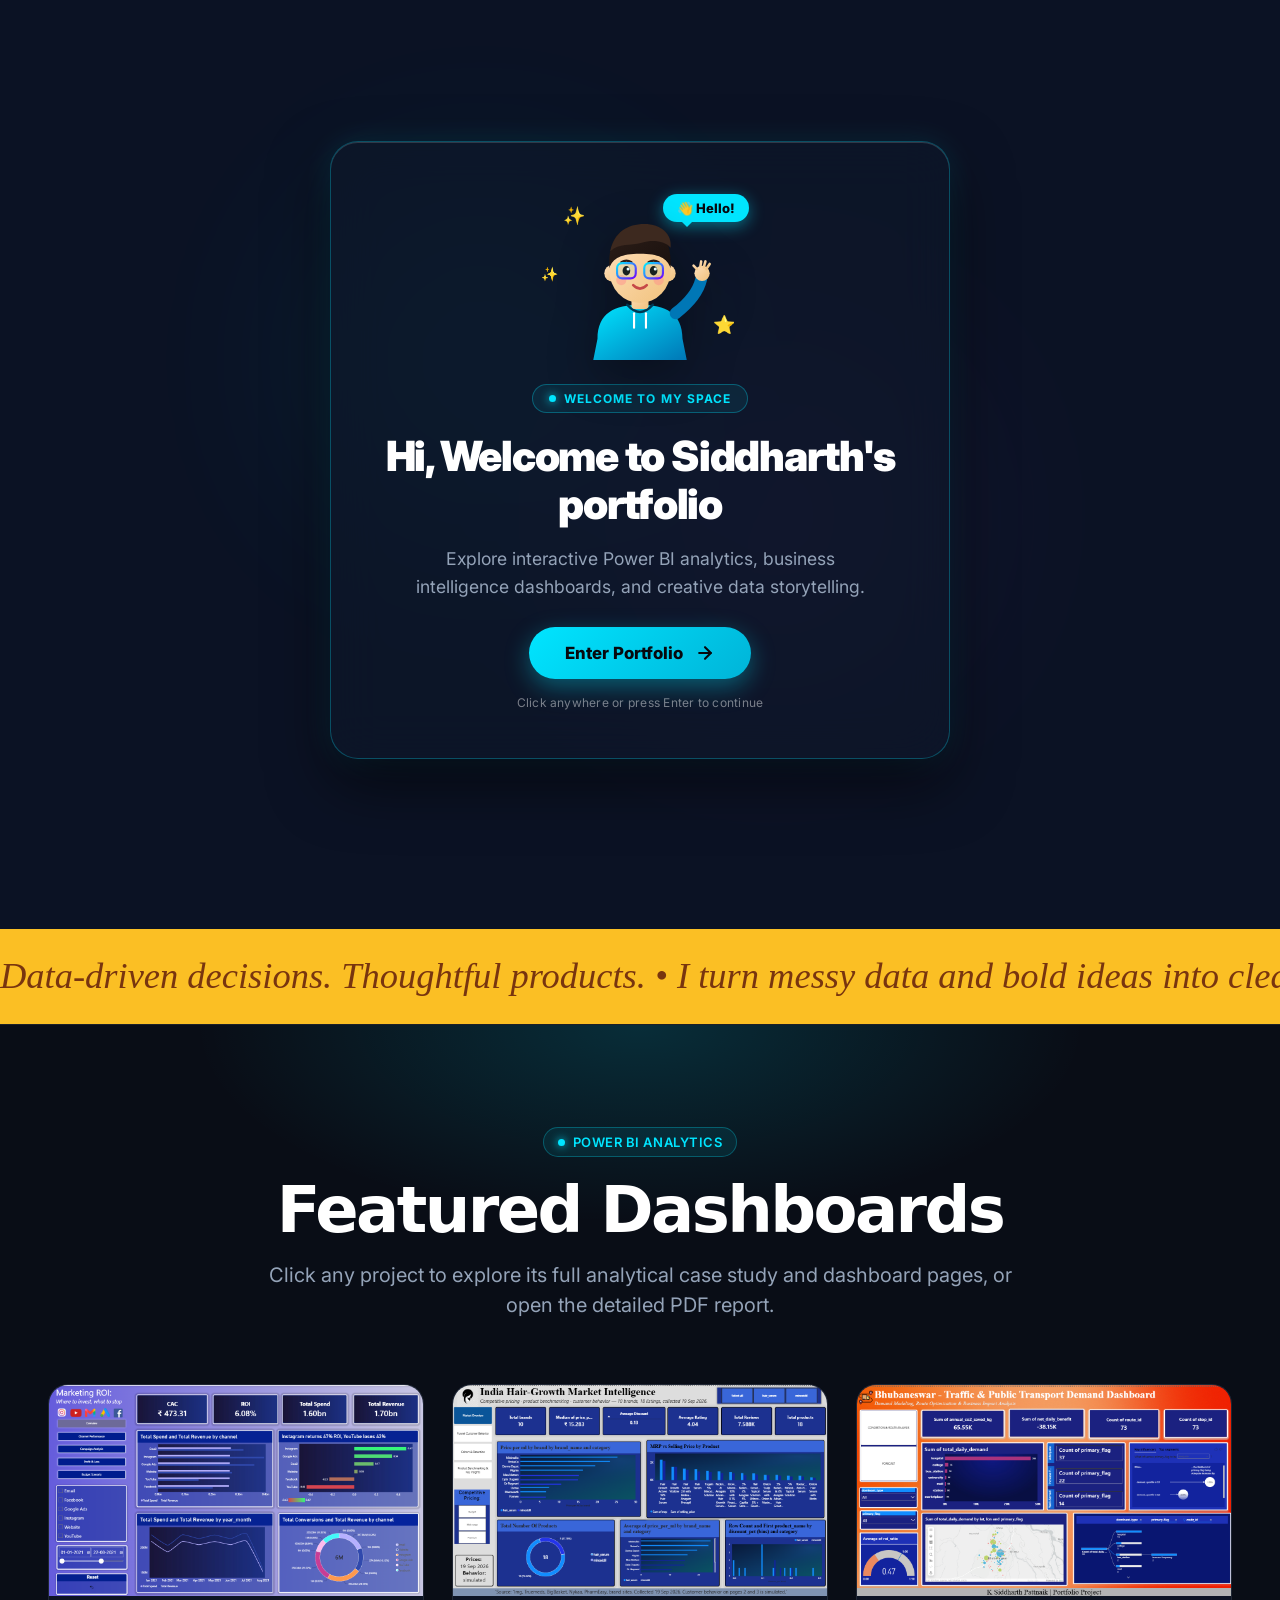
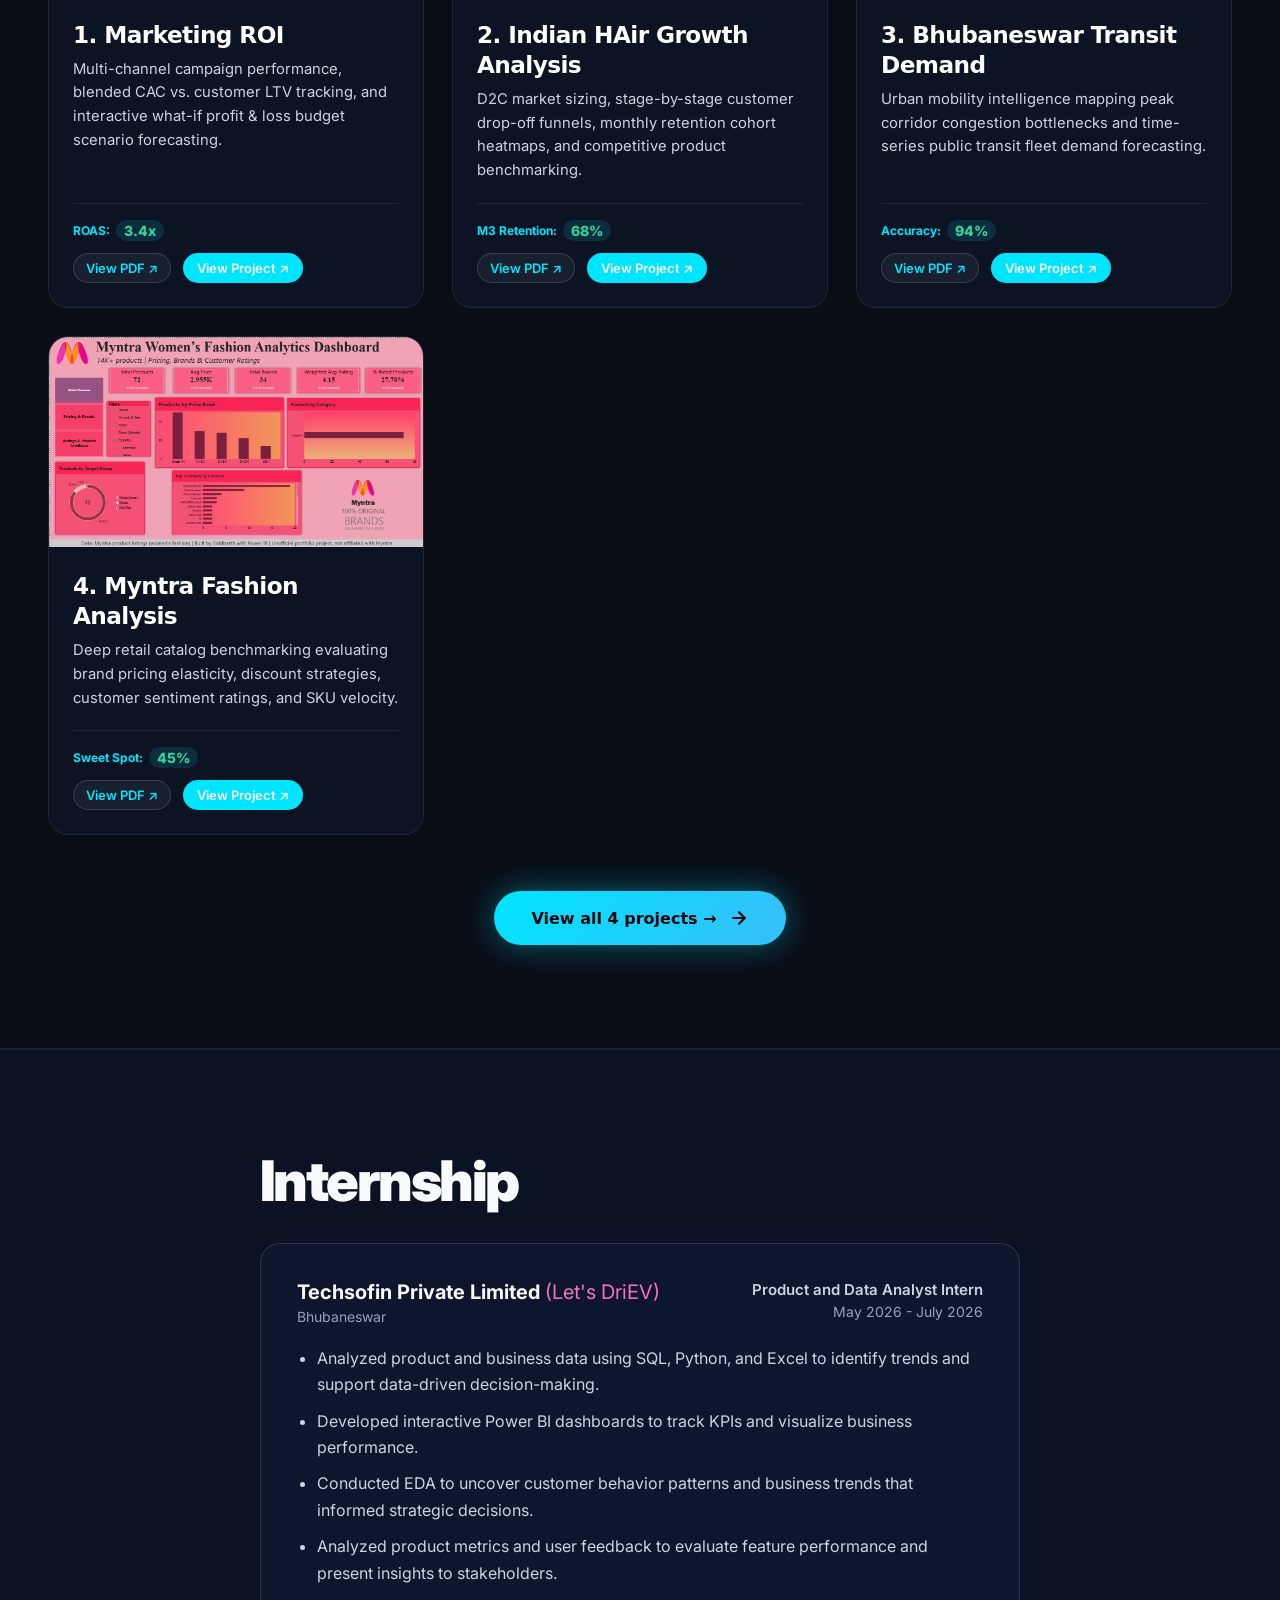
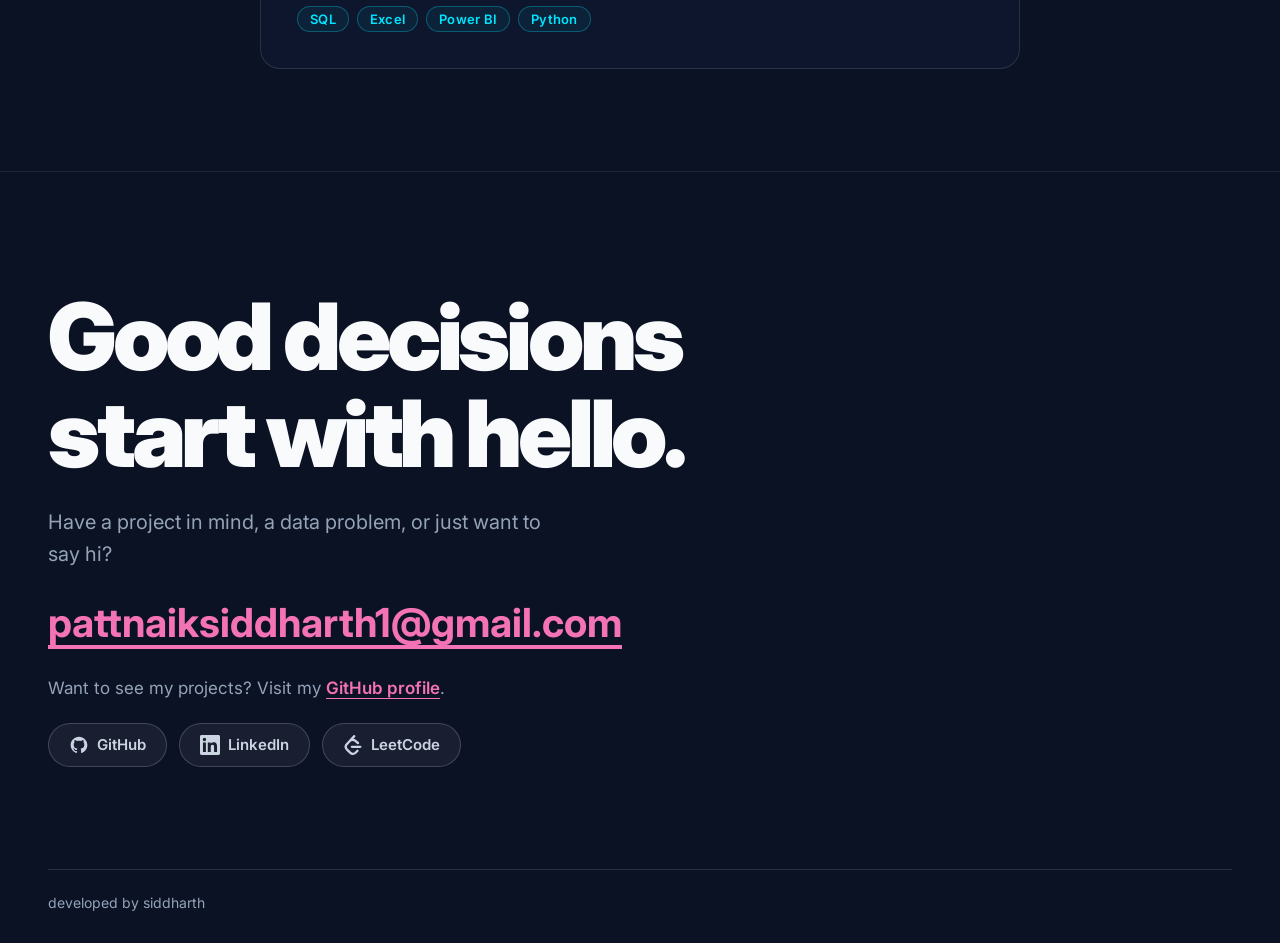
<file: index.html>
﻿<!DOCTYPE html>
<html lang="en">

<head>
    <meta charset="utf-8">
    <meta name="viewport" content="width=device-width, initial-scale=1">
    <title>siddharth. — Data Analyst &amp; Power BI Specialist</title>
    <meta name="description" content="Siddharth's portfolio. Playful ideas. Thoughtful websites. Executive Power BI Dashboards.">
    <!-- developed by siddharth -->
    <link rel="preconnect" href="https://fonts.googleapis.com">
    <link rel="preconnect" href="https://fonts.gstatic.com" crossorigin>
    <link rel="stylesheet" href="https://api.fontshare.com/v2/css?f[]=satoshi@700,900&amp;display=swap">
    <link rel="stylesheet" href="https://fonts.googleapis.com/css2?family=Inter:wght@400;500;600;700&amp;display=swap">
    <link rel="icon"
        href="data:image/svg+xml,%3Csvg xmlns='http://www.w3.org/2000/svg' viewBox='0 0 32 32'%3E%3Ctext y='26' font-size='28'%3E%F0%9F%8C%B8%3C/text%3E%3C/svg%3E">
    <link rel="stylesheet" href="style.css">
    <link rel="stylesheet" href="projects.css">
</head>

<body>
    <!-- =========================================================
         ✨ OPENING WELCOME PAGE / SPLASH SCREEN ✨
         ========================================================= -->
    <div class="welcome-screen" id="welcomeScreen" role="dialog" aria-modal="true" aria-label="Welcome to Siddharth's portfolio">
        <div class="welcome-glow-orb welcome-glow-1" aria-hidden="true"></div>
        <div class="welcome-glow-orb welcome-glow-2" aria-hidden="true"></div>

        <div class="welcome-content" id="welcomeContent">
            <!-- Cartoon Welcoming Character -->
            <div class="welcome-avatar-wrapper" aria-hidden="true">
                <div class="cartoon-character-container">
                    <div class="speech-bubble">
                        <span>👋 Hello!</span>
                    </div>
                    <svg class="cartoon-avatar-svg" viewBox="0 0 200 200" width="160" height="160" fill="none" xmlns="http://www.w3.org/2000/svg">
                        <defs>
                            <linearGradient id="skinGrad" x1="0%" y1="0%" x2="100%" y2="100%">
                                <stop offset="0%" stop-color="#FFDFBA"/>
                                <stop offset="100%" stop-color="#F1C27D"/>
                            </linearGradient>
                            <linearGradient id="hairGrad" x1="0%" y1="0%" x2="100%" y2="100%">
                                <stop offset="0%" stop-color="#2D1E18"/>
                                <stop offset="100%" stop-color="#1A110E"/>
                            </linearGradient>
                            <linearGradient id="hoodieGrad" x1="0%" y1="0%" x2="100%" y2="100%">
                                <stop offset="0%" stop-color="#00E5FF"/>
                                <stop offset="100%" stop-color="#0077B6"/>
                            </linearGradient>
                            <linearGradient id="glassesGrad" x1="0%" y1="0%" x2="100%" y2="100%">
                                <stop offset="0%" stop-color="#00F0FF"/>
                                <stop offset="100%" stop-color="#7000FF"/>
                            </linearGradient>
                        </defs>

                        <!-- Body / Hoodie -->
                        <path d="M50 175 C50 145, 70 135, 100 135 C130 135, 150 145, 150 175 L155 200 L45 200 Z" fill="url(#hoodieGrad)" />
                        <!-- Hoodie Collar & Strings -->
                        <path d="M85 135 Q100 152 115 135" stroke="#003852" stroke-width="3" fill="none" stroke-linecap="round"/>
                        <line x1="93" y1="145" x2="93" y2="162" stroke="#FFFFFF" stroke-width="2.5" stroke-linecap="round"/>
                        <line x1="107" y1="145" x2="107" y2="162" stroke="#FFFFFF" stroke-width="2.5" stroke-linecap="round"/>

                        <!-- Neck -->
                        <rect x="90" y="120" width="20" height="20" fill="url(#skinGrad)" rx="4"/>

                        <!-- Head / Ears -->
                        <circle cx="68" cy="98" r="10" fill="url(#skinGrad)"/>
                        <circle cx="132" cy="98" r="10" fill="url(#skinGrad)"/>
                        <!-- Face -->
                        <ellipse cx="100" cy="95" rx="36" ry="38" fill="url(#skinGrad)"/>

                        <!-- Hair Back/Base -->
                        <path d="M64 92 C62 60, 75 42, 100 42 C125 42, 138 60, 136 92 C132 80, 122 75, 100 75 C78 75, 68 80, 64 92 Z" fill="url(#hairGrad)"/>
                        <!-- Modern Hair Bangs/Volume -->
                        <path d="M65 72 C70 50, 85 40, 105 40 C125 40, 138 52, 136 68 C130 60, 115 58, 102 62 C88 66, 76 62, 65 72 Z" fill="#3D291F"/>

                        <!-- Rosy Cheeks -->
                        <circle cx="78" cy="106" r="6" fill="#FF8A8A" opacity="0.45"/>
                        <circle cx="122" cy="106" r="6" fill="#FF8A8A" opacity="0.45"/>

                        <!-- Eyes (Blinking animation) -->
                        <g class="cartoon-eyes">
                            <ellipse cx="84" cy="95" rx="4.5" ry="5.5" fill="#1A110E"/>
                            <circle cx="86" cy="93" r="1.8" fill="#FFFFFF"/>
                            <ellipse cx="116" cy="95" rx="4.5" ry="5.5" fill="#1A110E"/>
                            <circle cx="118" cy="93" r="1.8" fill="#FFFFFF"/>
                        </g>

                        <!-- Eyebrows -->
                        <path d="M78 85 Q84 81 90 85" stroke="#2D1E18" stroke-width="2.5" stroke-linecap="round" fill="none"/>
                        <path d="M110 85 Q116 81 122 85" stroke="#2D1E18" stroke-width="2.5" stroke-linecap="round" fill="none"/>

                        <!-- Stylish Glasses Frame -->
                        <rect x="73" y="86" width="22" height="18" rx="6" stroke="url(#glassesGrad)" stroke-width="2.5" fill="rgba(0,229,255,0.08)"/>
                        <rect x="105" y="86" width="22" height="18" rx="6" stroke="url(#glassesGrad)" stroke-width="2.5" fill="rgba(0,229,255,0.08)"/>
                        <line x1="95" y1="94" x2="105" y2="94" stroke="url(#glassesGrad)" stroke-width="2.5"/>

                        <!-- Cute Smile -->
                        <path d="M92 112 Q100 120 108 112" stroke="#C54848" stroke-width="3" stroke-linecap="round" fill="none"/>

                        <!-- Animated Waving Arm & Hand -->
                        <g class="cartoon-waving-arm">
                            <path d="M142 145 C155 135, 168 122, 172 105" stroke="#0077B6" stroke-width="14" stroke-linecap="round" fill="none"/>
                            <circle cx="173" cy="98" r="9" fill="url(#skinGrad)"/>
                            <path d="M171 90 L172 84 M175 91 L177 84 M178 93 L182 87 M167 93 L163 89" stroke="url(#skinGrad)" stroke-width="3" stroke-linecap="round"/>
                        </g>
                    </svg>
                    <div class="cartoon-sparkle sparkle-1">✨</div>
                    <div class="cartoon-sparkle sparkle-2">⭐</div>
                    <div class="cartoon-sparkle sparkle-3">✨</div>
                </div>
            </div>

            <div class="welcome-badge">
                <span class="welcome-badge-dot"></span>
                <span>Welcome to my space</span>
            </div>

            <h1 class="welcome-title">Hi, Welcome to Siddharth's portfolio</h1>

            <p class="welcome-subtitle">
                Explore interactive Power BI analytics, business intelligence dashboards, and creative data storytelling.
            </p>

            <button type="button" class="welcome-enter-btn" id="welcomeEnterBtn" aria-label="Enter Siddharth's portfolio">
                <span>Enter Portfolio</span>
                <svg width="20" height="20" viewBox="0 0 24 24" fill="none" stroke="currentColor" stroke-width="2.5" stroke-linecap="round" stroke-linejoin="round" aria-hidden="true">
                    <line x1="5" y1="12" x2="19" y2="12"></line>
                    <polyline points="12 5 19 12 12 19"></polyline>
                </svg>
            </button>

            <span class="welcome-hint">Click anywhere or press Enter to continue</span>
        </div>
    </div>

    <a class="skip" href="#main">Skip to content</a>
    <section class="hero">
        <header class="site-header">
            <a class="wordmark" href="#main" aria-label="siddharth.">siddharth<span>.</span></a>
            <nav aria-label="Primary">
                <a class="nav-link nav-projects-highlight" href="projects.html">Projects</a>
                <button type="button" class="nav-link" data-dialog="work">Work</button>
                <button type="button" class="nav-link" data-dialog="about">About</button>
                <a class="nav-link" href="#internship">Internship</a>
                <a class="nav-link" href="#contact" data-contact>Let's talk ↗</a>
            </nav>
        </header>
        <main id="main" class="hero-main">
            <h1 class="headline">
                <span>Hi, I'm Siddharth.</span>
                <span>turning data into insights <em>ideas into products</em></span>
                <span>and code into reality.</span>
            </h1>
            <div class="kb-wrap" id="kbWrap">
                <div class="kb" id="kb" role="group" aria-label="Portfolio keyboard">
                    <button type="button" class="key row-top" style="--x:73px;--y:0px;--face:#ffb7d5;--base:#d94f8a"
                        data-dialog="work" aria-label="Selected Work"><span class="face"><span class="letter"
                                aria-hidden="true">P</span><span class="cap" aria-hidden="true">SELECTED
                                WORK</span></span><span class="seam seam-l" aria-hidden="true"></span><span
                            class="seam seam-r" aria-hidden="true"></span></button>
                    <button type="button" class="key row-top" style="--x:219px;--y:0px;--face:#c8b6ff;--base:#7153c7"
                        data-dialog="about" aria-label="About Me"><span class="face"><span class="letter"
                                aria-hidden="true">O</span><span class="cap" aria-hidden="true">ABOUT
                                ME</span></span><span class="seam seam-l" aria-hidden="true"></span><span
                            class="seam seam-r" aria-hidden="true"></span></button>
                    <button type="button" class="key row-top" style="--x:365px;--y:0px;--face:#b9f2df;--base:#2caa85"
                        data-dialog="process" aria-label="My Process"><span class="face"><span class="letter"
                                aria-hidden="true">R</span><span class="cap" aria-hidden="true">MY
                                PROCESS</span></span><span class="seam seam-l" aria-hidden="true"></span><span
                            class="seam seam-r" aria-hidden="true"></span></button>
                    <button type="button" class="key row-top" style="--x:511px;--y:0px;--face:#ffd98e;--base:#d28a24"
                        data-dialog="approach" aria-label="What I Do"><span class="face"><span class="letter"
                                aria-hidden="true">T</span><span class="cap" aria-hidden="true">WHAT I
                                DO</span></span><span class="seam seam-l" aria-hidden="true"></span><span
                            class="seam seam-r" aria-hidden="true"></span></button>
                    <button type="button" class="key row-low" style="--x:0px;--y:139px;--face:#a9ddff;--base:#3886c9"
                        data-dialog="work" aria-label="Explore"><span class="face"><span class="letter"
                                aria-hidden="true">F</span><span class="cap"
                                aria-hidden="true">EXPLORE</span></span><span class="seam seam-l"
                            aria-hidden="true"></span><span class="seam seam-r" aria-hidden="true"></span></button>
                    <button type="button" class="key row-low" style="--x:146px;--y:139px;--face:#f4b8ff;--base:#a34cbf"
                        data-dialog="about" aria-label="A Little About Me"><span class="face"><span class="letter"
                                aria-hidden="true">O</span><span class="cap" aria-hidden="true">A LITTLE ABOUT
                                ME</span></span><span class="seam seam-l" aria-hidden="true"></span><span
                            class="seam seam-r" aria-hidden="true"></span></button>
                    <button type="button" class="key row-low" style="--x:292px;--y:139px;--face:#ffc3a0;--base:#d96c44"
                        data-dialog="process" aria-label="The Process"><span class="face"><span class="letter"
                                aria-hidden="true">L</span><span class="cap" aria-hidden="true">THE
                                PROCESS</span></span><span class="seam seam-l" aria-hidden="true"></span><span
                            class="seam seam-r" aria-hidden="true"></span></button>
                    <button type="button" class="key row-low" style="--x:438px;--y:139px;--face:#c6d7ff;--base:#5a78c9"
                        data-dialog="approach" aria-label="My Approach"><span class="face"><span class="letter"
                                aria-hidden="true">I</span><span class="cap" aria-hidden="true">MY
                                APPROACH</span></span><span class="seam seam-l" aria-hidden="true"></span><span
                            class="seam seam-r" aria-hidden="true"></span></button>
                    <a class="key row-low" style="--x:584px;--y:139px;--face:#d9f28f;--base:#7aa52d" href="#contact"
                        data-contact aria-label="Contact Me"><span class="face"><span class="letter"
                                aria-hidden="true">O</span><span class="cap" aria-hidden="true">CONTACT
                                ME</span></span><span class="seam seam-l" aria-hidden="true"></span><span
                            class="seam seam-r" aria-hidden="true"></span></a>
                    <a class="key key-enter" style="--x:657px;--y:0;--face:#ffe446;--base:#eab800" href="#contact"
                        data-contact aria-label="Let's talk"><span class="face"><span class="letter arrow"
                                aria-hidden="true">↗</span><span class="cap" aria-hidden="true">LET'S
                                TALK</span></span><span class="seam seam-l" aria-hidden="true"></span><span
                            class="seam seam-r" aria-hidden="true"></span></a>
                </div>
            </div>
        </main>
        <div class="marquee">
            <p class="marquee-text">Data-driven decisions. Thoughtful products. • I turn messy data and bold ideas into
                clear, useful digital experiences. • Pick a key.</p>
            <div class="track" id="track" aria-hidden="true">
                <div class="group"><span class="item">Data-driven decisions. Thoughtful products. • I turn messy data
                        and bold ideas into clear, useful digital experiences. • Pick a key.</span></div>
                <div class="group"><span class="item">Data-driven decisions. Thoughtful products. • I turn messy data
                        and bold ideas into clear, useful digital experiences. • Pick a key.</span></div>
            </div>
        </div>
    </section>

    <!-- 📊 Featured Dashboards Preview Section 📊 -->
    <section class="featured-dashboards-section" id="featured-dashboards" aria-labelledby="featured-dashboards-title">
        <div class="featured-dashboards-inner">
            <div class="featured-dashboards-header">
                <div class="badge-pill">
                    <span class="badge-pulse-dot"></span>
                    <span>Power BI Analytics</span>
                </div>
                <h2 class="featured-title" id="featured-dashboards-title">Featured Dashboards</h2>
                <p class="featured-subtitle">Click any project to explore its full analytical case study and dashboard pages, or open the detailed PDF report.</p>
            </div>

            <div class="featured-preview-grid">
                <!-- Preview Card 1: Marketing ROI -->
                <article class="preview-card" data-project-target="project-marketing-roi" role="button" tabindex="0" aria-label="Open Marketing ROI project details">
                    <div class="preview-img-link" title="Click to view Marketing ROI dashboard case study">
                        <img src="images/projects/marketing-roi/overview.png"
                             onerror="this.onerror=null; this.src='1. Marketing ROI/1. Overview.png';"
                             alt="Marketing ROI Dashboard Overview"
                             class="preview-img"
                             loading="lazy">
                        <div class="preview-img-overlay">
                            <span class="preview-img-badge">View Case Study &amp; Pages ↗</span>
                        </div>
                    </div>
                    <div class="preview-body">
                        <h3 class="preview-title">1. Marketing ROI</h3>
                        <p class="preview-desc">Multi-channel campaign performance, blended CAC vs. customer LTV tracking, and interactive what-if profit &amp; loss budget scenario forecasting.</p>
                        <div class="preview-footer">
                            <div class="preview-insight-chip">
                                <span>ROAS:</span>
                                <span class="val">3.4x</span>
                            </div>
                            <div class="preview-actions-group">
                                <a href="https://drive.google.com/file/d/15rBanqRPwszG8kBhIeRGJS031AXZBQ-b/preview"
                                   target="_blank"
                                   rel="noopener noreferrer"
                                   class="preview-pdf-link-btn"
                                   aria-label="Directly open Marketing ROI PDF report"
                                   onclick="event.stopPropagation();">
                                    <span>View PDF ↗</span>
                                </a>
                                <span class="preview-link-btn">
                                    <span>View Project ↗</span>
                                </span>
                            </div>
                        </div>
                    </div>
                </article>

                <!-- Preview Card 2: Indian Hair Growth Analysis -->
                <article class="preview-card" data-project-target="project-indian-hair-growth" role="button" tabindex="0" aria-label="Open Indian Hair Growth Analysis project details">
                    <div class="preview-img-link" title="Click to view Indian Hair Growth Analysis dashboard case study">
                        <img src="images/projects/hair-growth/market-overview.png"
                             onerror="this.onerror=null; this.src='2. Indian HAir Growth Analysis/1. Market Overview.png';"
                             alt="Indian Hair Care Market Diagnostics"
                             class="preview-img"
                             loading="lazy">
                        <div class="preview-img-overlay">
                            <span class="preview-img-badge">View Case Study &amp; Pages ↗</span>
                        </div>
                    </div>
                    <div class="preview-body">
                        <h3 class="preview-title">2. Indian HAir Growth Analysis</h3>
                        <p class="preview-desc">D2C market sizing, stage-by-stage customer drop-off funnels, monthly retention cohort heatmaps, and competitive product benchmarking.</p>
                        <div class="preview-footer">
                            <div class="preview-insight-chip">
                                <span>M3 Retention:</span>
                                <span class="val">68%</span>
                            </div>
                            <div class="preview-actions-group">
                                <a href="https://drive.google.com/file/d/1jNQgoPNdc4WJ-oFfGSU9nx6ORtpsaRnE/preview"
                                   target="_blank"
                                   rel="noopener noreferrer"
                                   class="preview-pdf-link-btn"
                                   aria-label="Directly open Indian Hair Growth Analysis PDF report"
                                   onclick="event.stopPropagation();">
                                    <span>View PDF ↗</span>
                                </a>
                                <span class="preview-link-btn">
                                    <span>View Project ↗</span>
                                </span>
                            </div>
                        </div>
                    </div>
                </article>

                <!-- Preview Card 3: Bhubaneswar Traffic & Public Transport Demand -->
                <article class="preview-card" data-project-target="project-bhubaneswar-transit-demand" role="button" tabindex="0" aria-label="Open Bhubaneswar Transit Demand project details">
                    <div class="preview-img-link" title="Click to view Bhubaneswar Transit Demand dashboard case study">
                        <img src="images/projects/bhubaneswar-transit/kpi-overview.png"
                             onerror="this.onerror=null; this.src='3. Bhubaneswar - Traffic & Public Transport Demand Dashboard/1. Key Performance Indicators.png';"
                             alt="Bhubaneswar Urban Transit Demand Dashboard"
                             class="preview-img"
                             loading="lazy">
                        <div class="preview-img-overlay">
                            <span class="preview-img-badge">View Case Study &amp; Pages ↗</span>
                        </div>
                    </div>
                    <div class="preview-body">
                        <h3 class="preview-title">3. Bhubaneswar Transit Demand</h3>
                        <p class="preview-desc">Urban mobility intelligence mapping peak corridor congestion bottlenecks and time-series public transit fleet demand forecasting.</p>
                        <div class="preview-footer">
                            <div class="preview-insight-chip">
                                <span>Accuracy:</span>
                                <span class="val">94%</span>
                            </div>
                            <div class="preview-actions-group">
                                <a href="https://drive.google.com/file/d/1v6XJZyAhxKwrvPMc62WkzeoR_h075hun/preview"
                                   target="_blank"
                                   rel="noopener noreferrer"
                                   class="preview-pdf-link-btn"
                                   aria-label="Directly open Bhubaneswar Transit Demand PDF report"
                                   onclick="event.stopPropagation();">
                                    <span>View PDF ↗</span>
                                </a>
                                <span class="preview-link-btn">
                                    <span>View Project ↗</span>
                                </span>
                            </div>
                        </div>
                    </div>
                </article>

                <!-- Preview Card 4: Myntra Fashion Analysis -->
                <article class="preview-card" data-project-target="project-myntra-fashion-analysis" role="button" tabindex="0" aria-label="Open Myntra Fashion Analysis project details">
                    <div class="preview-img-link" title="Click to view Myntra Fashion Analysis dashboard case study">
                        <img src="images/projects/myntra-fashion/market-overview.png"
                             onerror="this.onerror=null; this.src='4. Myntra Fashion Analysis/1. Market Overview.png';"
                             alt="Myntra Fashion Catalog &amp; Pricing Analysis"
                             class="preview-img"
                             loading="lazy">
                        <div class="preview-img-overlay">
                            <span class="preview-img-badge">View Case Study &amp; Pages ↗</span>
                        </div>
                    </div>
                    <div class="preview-body">
                        <h3 class="preview-title">4. Myntra Fashion Analysis</h3>
                        <p class="preview-desc">Deep retail catalog benchmarking evaluating brand pricing elasticity, discount strategies, customer sentiment ratings, and SKU velocity.</p>
                        <div class="preview-footer">
                            <div class="preview-insight-chip">
                                <span>Sweet Spot:</span>
                                <span class="val">45%</span>
                            </div>
                            <div class="preview-actions-group">
                                <a href="https://drive.google.com/file/d/11ZqFBGcf_Q7Tlg8YK_CwVY2WJ8HvxQh6/preview"
                                   target="_blank"
                                   rel="noopener noreferrer"
                                   class="preview-pdf-link-btn"
                                   aria-label="Directly open Myntra Fashion Analysis PDF report"
                                   onclick="event.stopPropagation();">
                                    <span>View PDF ↗</span>
                                </a>
                                <span class="preview-link-btn">
                                    <span>View Project ↗</span>
                                </span>
                            </div>
                        </div>
                    </div>
                </article>
            </div>

            <div class="featured-dashboards-cta">
                <a href="projects.html" class="btn-view-all-projects" id="btnViewAllProjects" aria-label="View all projects">
                    <span>View all 4 projects &rarr;</span>
                    <svg width="20" height="20" viewBox="0 0 24 24" fill="none" stroke="currentColor" stroke-width="2.5" stroke-linecap="round" stroke-linejoin="round" aria-hidden="true">
                        <line x1="5" y1="12" x2="19" y2="12"></line>
                        <polyline points="12 5 19 12 12 19"></polyline>
                    </svg>
                </a>
            </div>
        </div>
    </section>
    <!-- 📊 /Featured Dashboards Preview Section 📊 -->

    <!-- 💼 Internship 💼 -->
    <section class="internship" id="internship" aria-labelledby="internship-title">
        <div class="internship-inner">
            <h2 id="internship-title">Internship</h2>
            <div class="intern-card">
                <div class="intern-header">
                    <div class="intern-meta">
                        <p class="intern-company">Techsofin Private Limited <span class="intern-startup">(Let's DriEV)</span></p>
                        <p class="intern-location">Bhubaneswar</p>
                    </div>
                    <div class="intern-role-block">
                        <p class="intern-role">Product and Data Analyst Intern</p>
                        <p class="intern-dates">May 2026 - July 2026</p>
                    </div>
                </div>
                <ul class="intern-bullets">
                    <li>Analyzed product and business data using SQL, Python, and Excel to identify trends and support data-driven decision-making.</li>
                    <li>Developed interactive Power BI dashboards to track KPIs and visualize business performance.</li>
                    <li>Conducted EDA to uncover customer behavior patterns and business trends that informed strategic decisions.</li>
                    <li>Analyzed product metrics and user feedback to evaluate feature performance and present insights to stakeholders.</li>
                </ul>
                <div class="intern-tools" aria-label="Tools used">
                    <span class="tool-chip">SQL</span>
                    <span class="tool-chip">Excel</span>
                    <span class="tool-chip">Power BI</span>
                    <span class="tool-chip">Python</span>
                </div>
            </div>
        </div>
    </section>
    <!-- 💼 /Internship 💼 -->

    <!-- ✉️ Contact ✉️ -->
    <section class="contact" id="contact" aria-labelledby="contact-title">
        <h2 id="contact-title">Good decisions<br>start with hello.</h2>
        <p class="invite">Have a project in mind, a data problem, or just want to say hi?</p>
        <a class="email" data-contact data-email-text href="#contact"></a>

        <p class="github-note">Want to see my projects? Visit my
            <a class="github-inline" href="https://github.com/pattnaiksiddharth"
                target="_blank" rel="noopener noreferrer"
                aria-label="Siddharth's GitHub profile (opens in a new tab)">GitHub profile</a>.
        </p>

        <nav class="social-links" aria-label="Social profiles">
            <a class="social-link" href="https://github.com/pattnaiksiddharth"
                target="_blank" rel="noopener noreferrer"
                aria-label="Siddharth on GitHub (opens in a new tab)">
                <svg aria-hidden="true" focusable="false" width="20" height="20" viewBox="0 0 24 24" fill="currentColor">
                    <path d="M12 2C6.477 2 2 6.477 2 12c0 4.418 2.865 8.166 6.839 9.489.5.092.682-.217.682-.482 0-.237-.009-.868-.013-1.703-2.782.604-3.369-1.342-3.369-1.342-.454-1.154-1.11-1.462-1.11-1.462-.908-.62.069-.608.069-.608 1.003.07 1.531 1.03 1.531 1.03.892 1.529 2.341 1.087 2.91.831.092-.646.35-1.086.636-1.336-2.22-.253-4.555-1.11-4.555-4.943 0-1.091.39-1.984 1.029-2.683-.103-.253-.446-1.27.098-2.647 0 0 .84-.269 2.75 1.025A9.578 9.578 0 0 1 12 6.836a9.59 9.59 0 0 1 2.504.337c1.909-1.294 2.747-1.025 2.747-1.025.546 1.377.203 2.394.1 2.647.64.699 1.028 1.592 1.028 2.683 0 3.842-2.339 4.687-4.566 4.935.359.309.678.919.678 1.852 0 1.336-.012 2.415-.012 2.743 0 .267.18.578.688.48C19.138 20.163 22 16.418 22 12c0-5.523-4.477-10-10-10z"/>
                </svg>
                GitHub
            </a>
            <a class="social-link" href="https://www.linkedin.com/in/k-siddharth-pattnaik-4844443ab"
                target="_blank" rel="noopener noreferrer"
                aria-label="Siddharth on LinkedIn (opens in a new tab)">
                <svg aria-hidden="true" focusable="false" width="20" height="20" viewBox="0 0 24 24" fill="currentColor">
                    <path d="M20.447 20.452h-3.554v-5.569c0-1.328-.027-3.037-1.852-3.037-1.853 0-2.136 1.445-2.136 2.939v5.667H9.351V9h3.414v1.561h.046c.477-.9 1.637-1.85 3.37-1.85 3.601 0 4.267 2.37 4.267 5.455v6.286zM5.337 7.433a2.062 2.062 0 0 1-2.063-2.065 2.064 2.064 0 1 1 2.063 2.065zm1.782 13.019H3.555V9h3.564v11.452zM22.225 0H1.771C.792 0 0 .774 0 1.729v20.542C0 23.227.792 24 1.771 24h20.451C23.2 24 24 23.227 24 22.271V1.729C24 .774 23.2 0 22.222 0h.003z"/>
                </svg>
                LinkedIn
            </a>
            <a class="social-link" href="https://leetcode.com/u/KSiddharthPattnaik/"
                target="_blank" rel="noopener noreferrer"
                aria-label="Siddharth on LeetCode (opens in a new tab)">
                <svg aria-hidden="true" focusable="false" width="20" height="20" viewBox="0 0 24 24" fill="currentColor">
                    <path d="M13.483 0a1.374 1.374 0 0 0-.961.438L7.116 6.226l-3.854 4.126a5.266 5.266 0 0 0-1.209 2.104 5.35 5.35 0 0 0-.125.513 5.527 5.527 0 0 0 .062 2.362 5.83 5.83 0 0 0 .349 1.017 5.938 5.938 0 0 0 1.271 1.818l4.277 4.193.039.038c2.248 2.165 5.852 2.133 8.063-.074l2.396-2.392c.54-.54.54-1.414.003-1.955a1.378 1.378 0 0 0-1.951-.003l-2.396 2.392a3.021 3.021 0 0 1-4.205.038l-.02-.019-4.276-4.193c-.652-.64-.972-1.469-.948-2.263a2.68 2.68 0 0 1 .066-.523 2.545 2.545 0 0 1 .619-1.164L9.13 8.114c1.058-1.134 3.204-1.27 4.43-.278l3.501 2.831c.593.48 1.461.387 1.94-.207a1.384 1.384 0 0 0-.207-1.943l-3.5-2.831c-.8-.647-1.766-1.045-2.774-1.202l2.015-2.158A1.384 1.384 0 0 0 13.483 0zm-2.866 12.815a1.38 1.38 0 0 0-1.38 1.382 1.38 1.38 0 0 0 1.38 1.382H20.79a1.38 1.38 0 0 0 1.38-1.382 1.38 1.38 0 0 0-1.38-1.382z"/>
                </svg>
                LeetCode
            </a>
        </nav>

        <footer>
            <p>developed by siddharth</p>
        </footer>
    </section>

    <!-- Modal Dialogs for Keyboard Keys -->
    <dialog id="info" aria-labelledby="info-title">
        <div class="dialog-body">
            <h2 id="info-title"></h2>
            <p id="info-text"></p>
            <div class="actions">
                <a class="btn btn-contact" data-contact href="#contact">Say it with an email</a>
                <a class="btn btn-close" id="dialogProjectsBtn" href="projects.html" style="background: #00e5ff; color: #07090e; border-color: #00e5ff; display: none;">View Dashboards →</a>
                <button type="button" class="btn btn-close" id="info-close">Close</button>
            </div>
        </div>
    </dialog>

    <!-- 🌟 Project Showcase Modal (Displays ALL Photos & Headings) 🌟 -->
    <dialog id="projectViewerModal" class="project-modal" aria-labelledby="modalProjectTitle">
        <div class="project-modal-wrapper">
            <div class="project-modal-header">
                <div class="modal-header-left">
                    <h2 class="modal-project-title" id="modalProjectTitle">Project Title</h2>
                    <p class="modal-project-subtitle" id="modalProjectSubtitle">Category &amp; Description</p>
                </div>
                <div class="modal-header-actions">
                    <a href="#" target="_blank" rel="noopener noreferrer" class="modal-btn-pdf" id="modalPdfBtn">
                        <span>Open Full PDF Report ↗</span>
                    </a>
                    <button type="button" class="modal-btn-close" id="modalCloseBtn" aria-label="Close dialog">✕</button>
                </div>
            </div>
            <!-- Quick Page Jump List -->
            <nav class="modal-nav-pills" id="modalNavPills" aria-label="Jump to Dashboard Page">
                <!-- Dynamic Jump Pills -->
            </nav>
            <!-- Scrollable list of ALL pages with headings and full photos -->
            <div class="modal-pages-scroll" id="modalPagesScroll">
                <!-- Dynamic Pages with Headings -->
            </div>
        </div>
    </dialog>

    <script src="projects-data.js"></script>
    <script src="project-viewer.js"></script>
    <script src="script.js"></script>
</body>

</html>
</file>
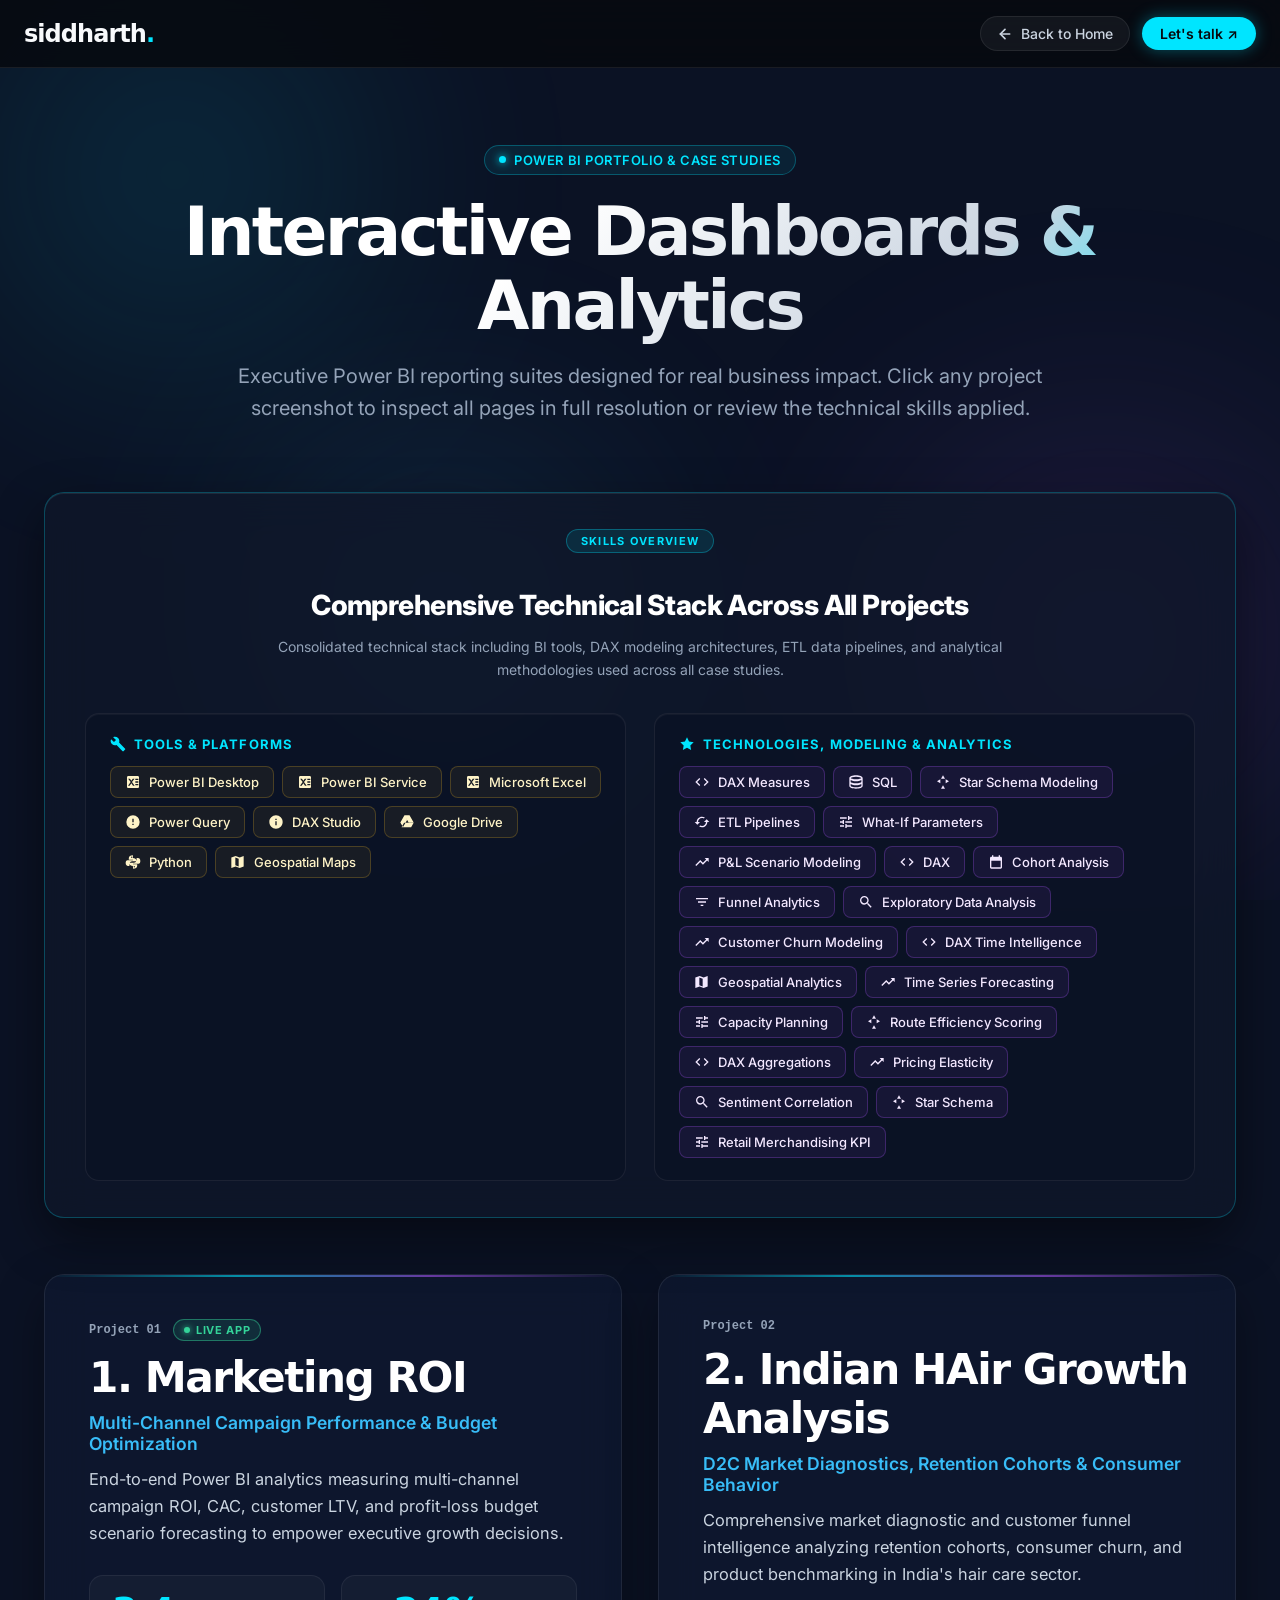
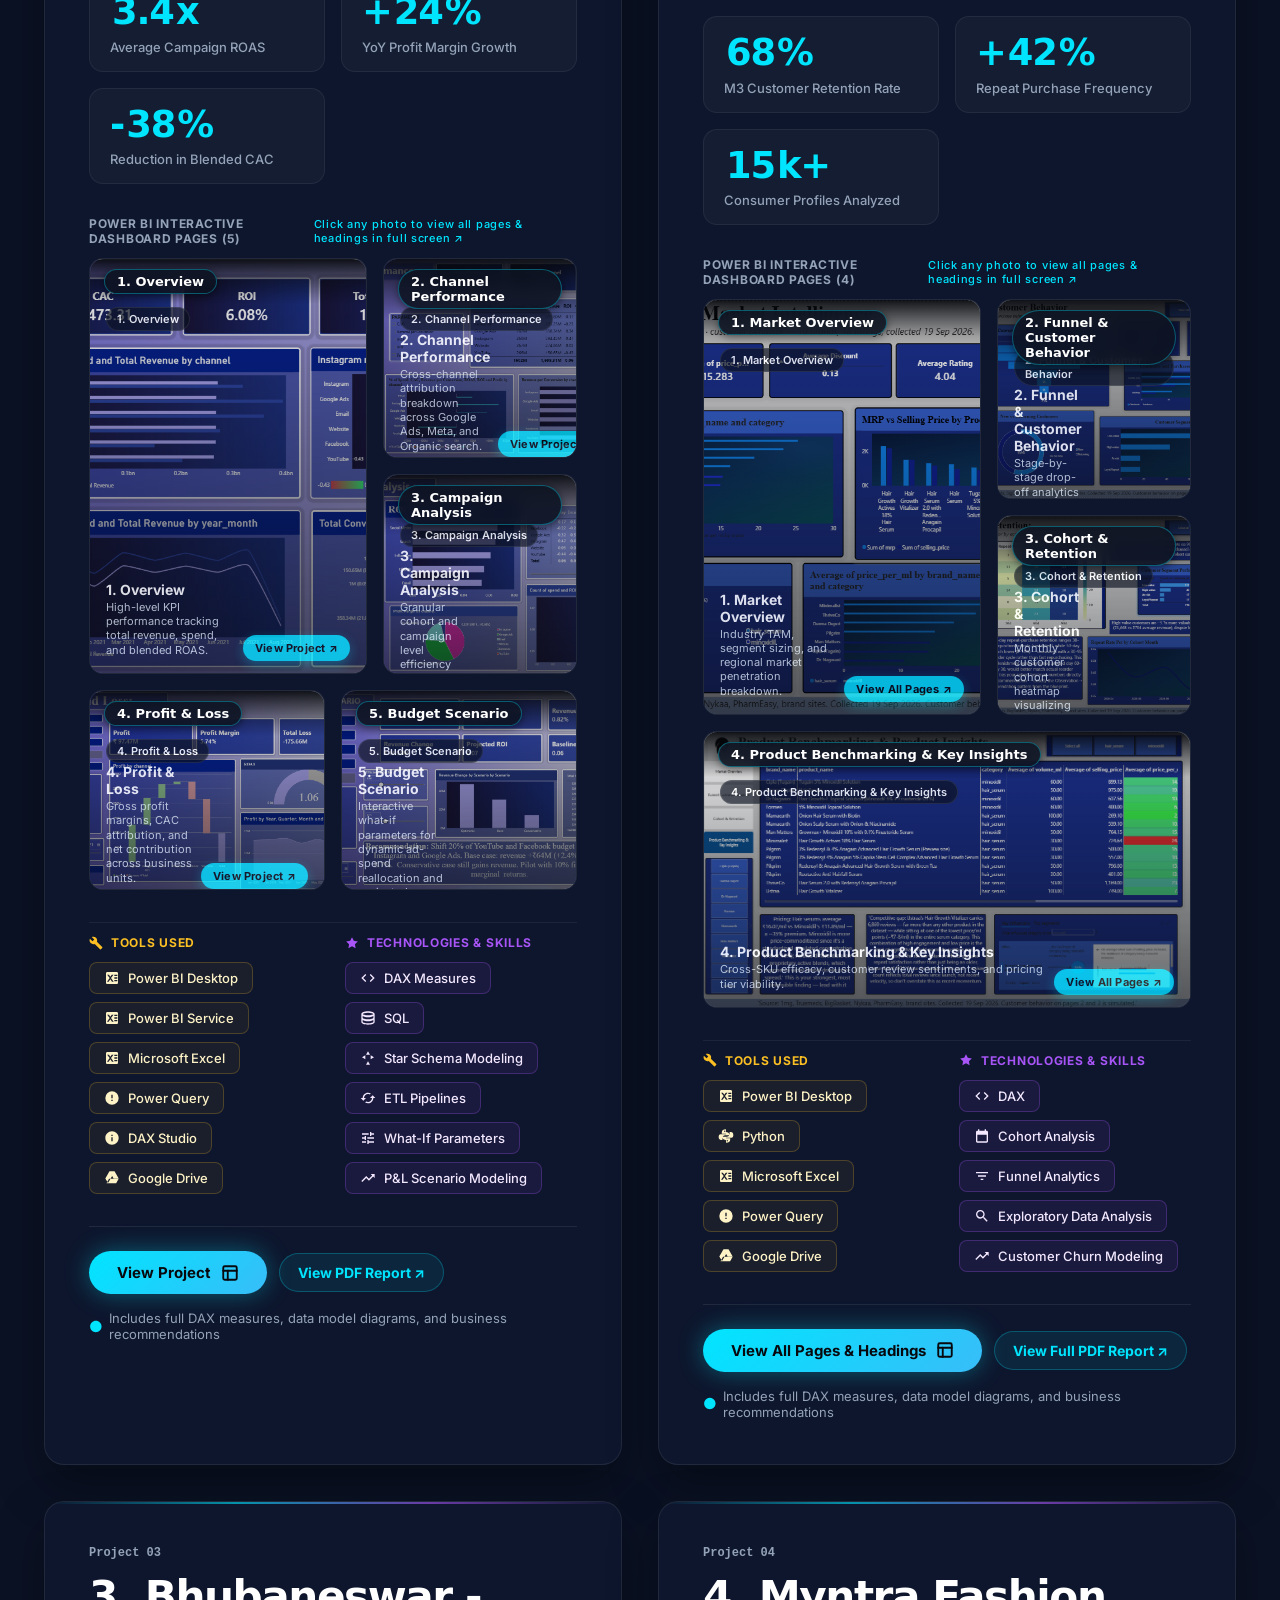
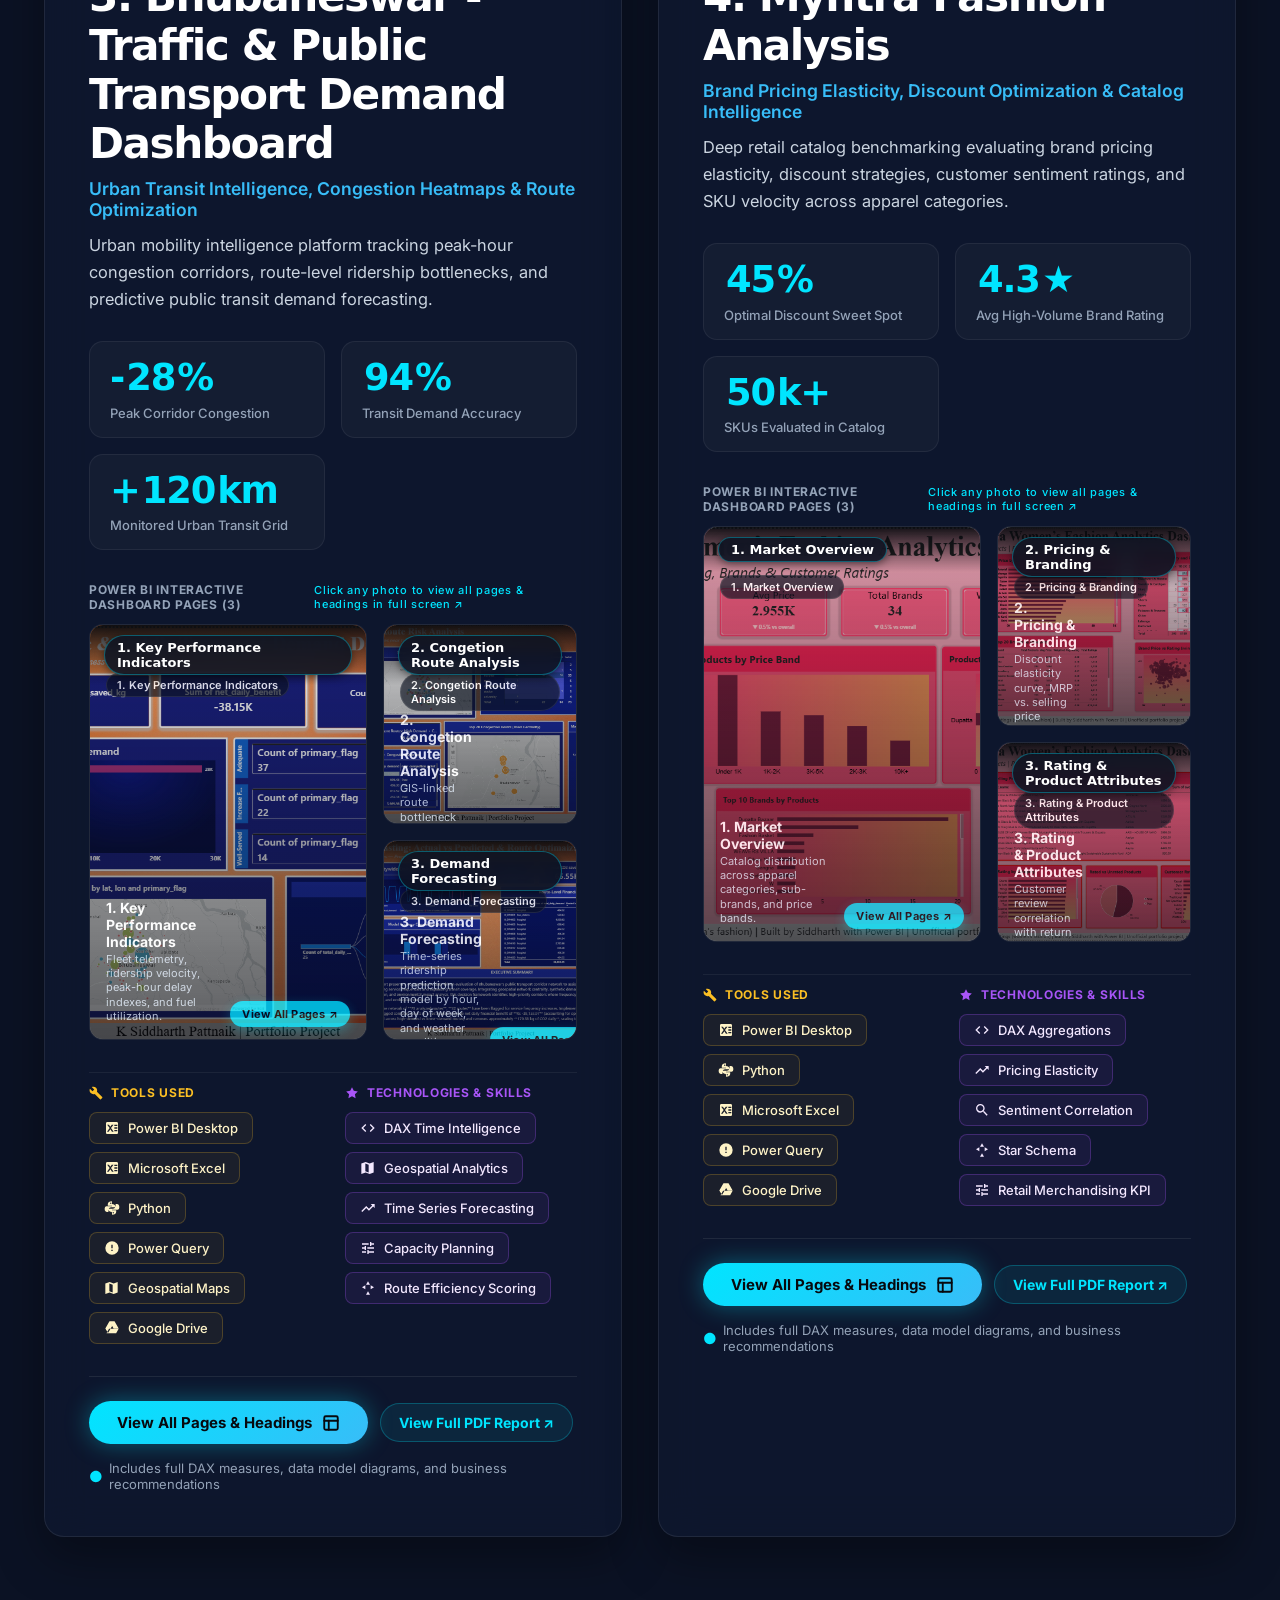
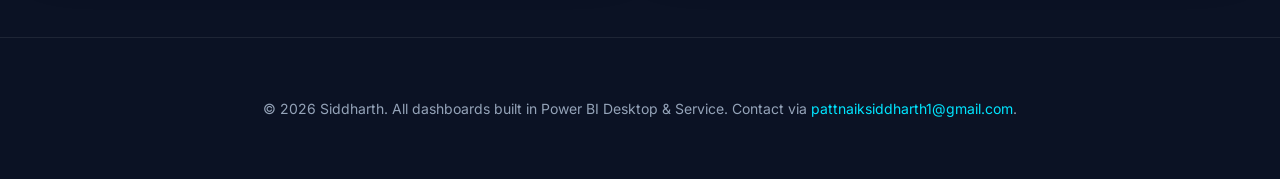
<file: projects/index.html>
<!DOCTYPE html>
<html lang="en">
<head>
    <meta charset="utf-8">
    <meta name="viewport" content="width=device-width, initial-scale=1">
    <title>Redirecting to Projects...</title>
    <script>
      const hash = window.location.hash || "";
      window.location.replace("../projects.html" + hash);
    </script>
    <meta http-equiv="refresh" content="0; url=../projects.html">
</head>
<body>
    <p>Loading projects... <a href="../projects.html">Click here if not redirected</a>.</p>
</body>
</html>
</file>
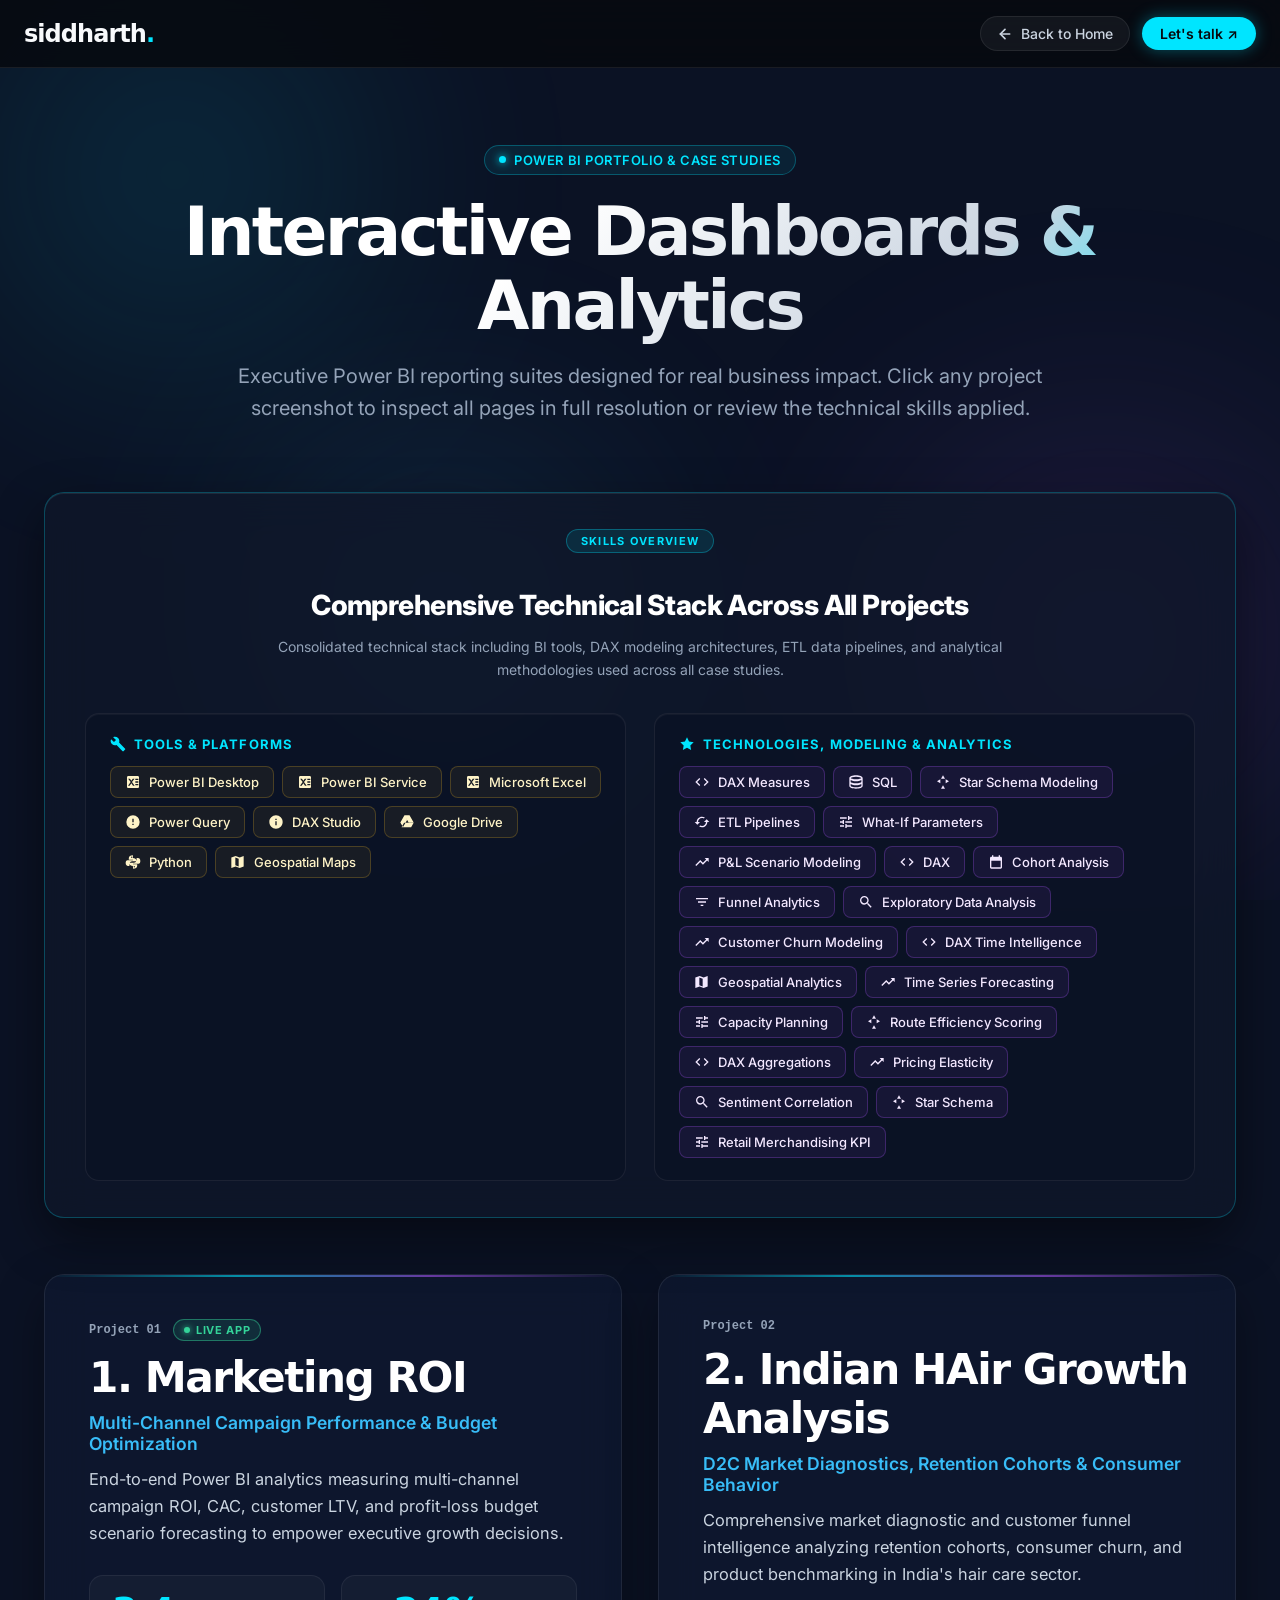
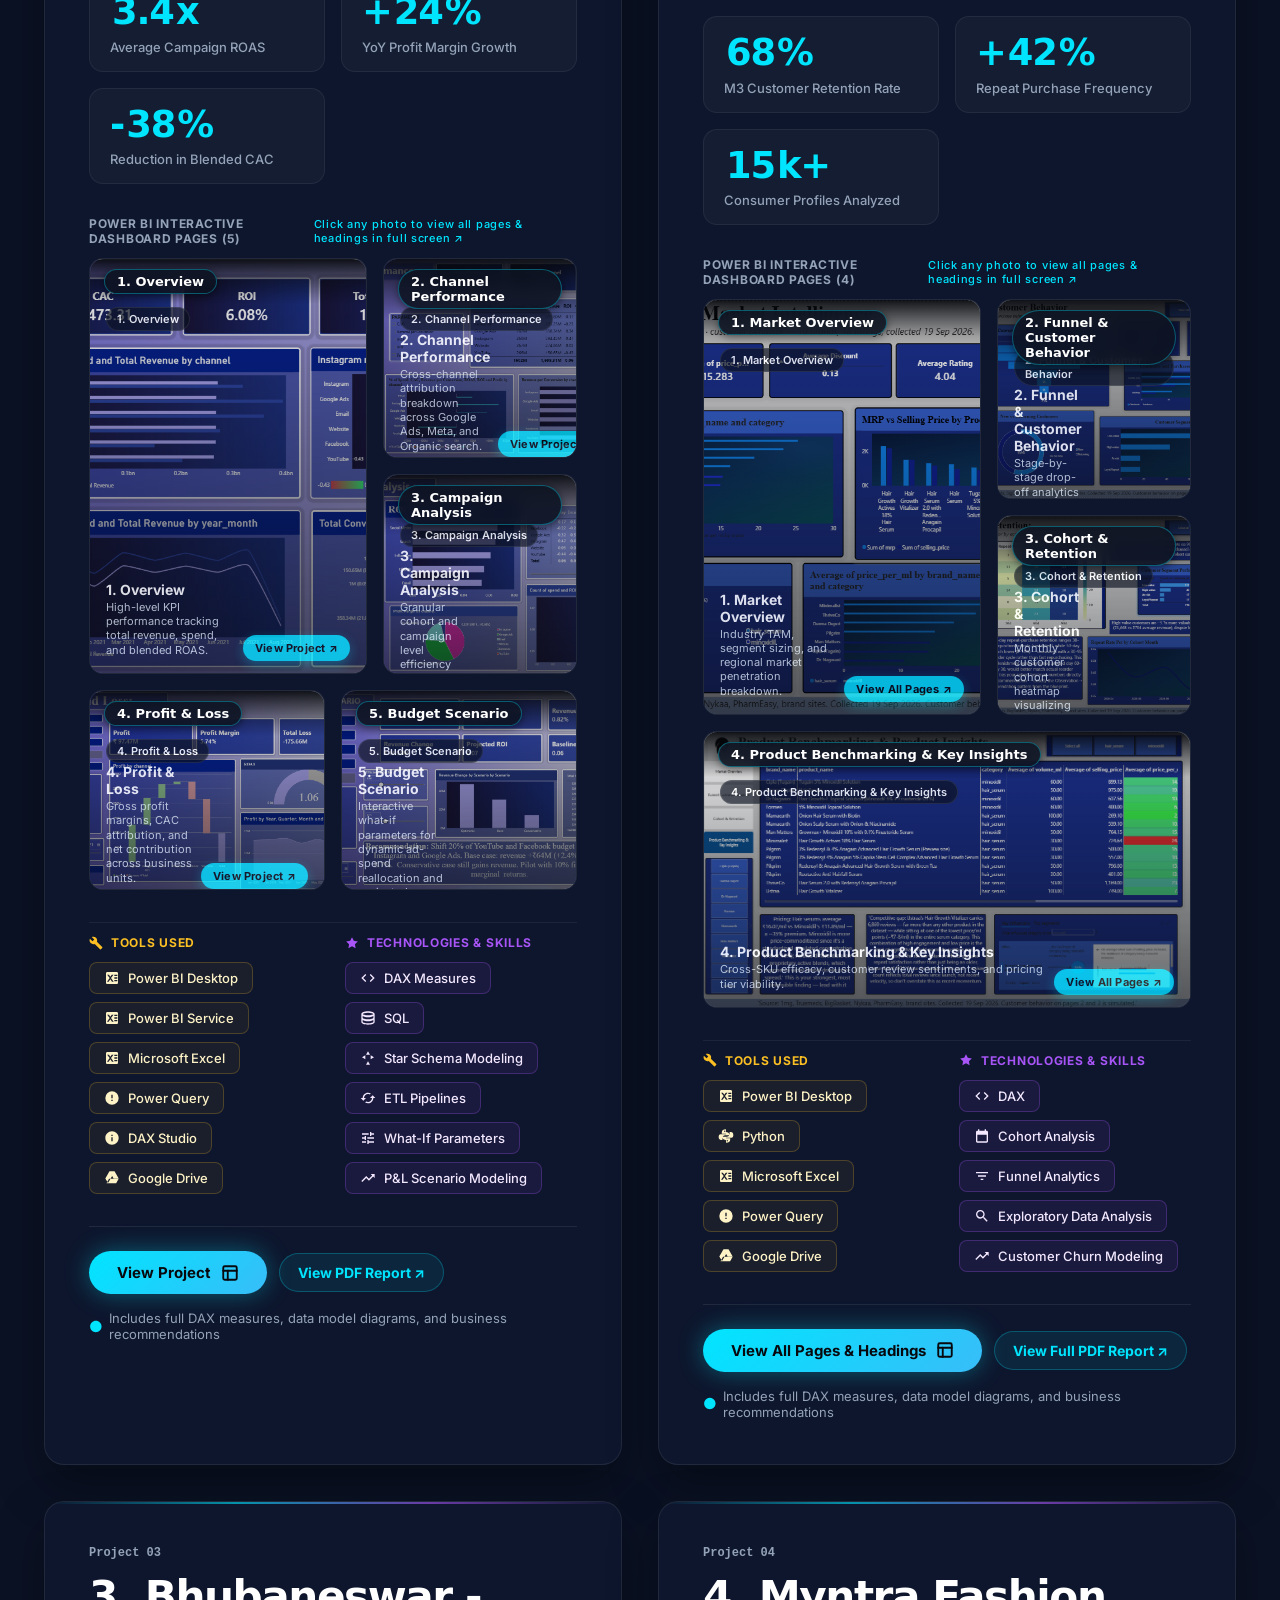
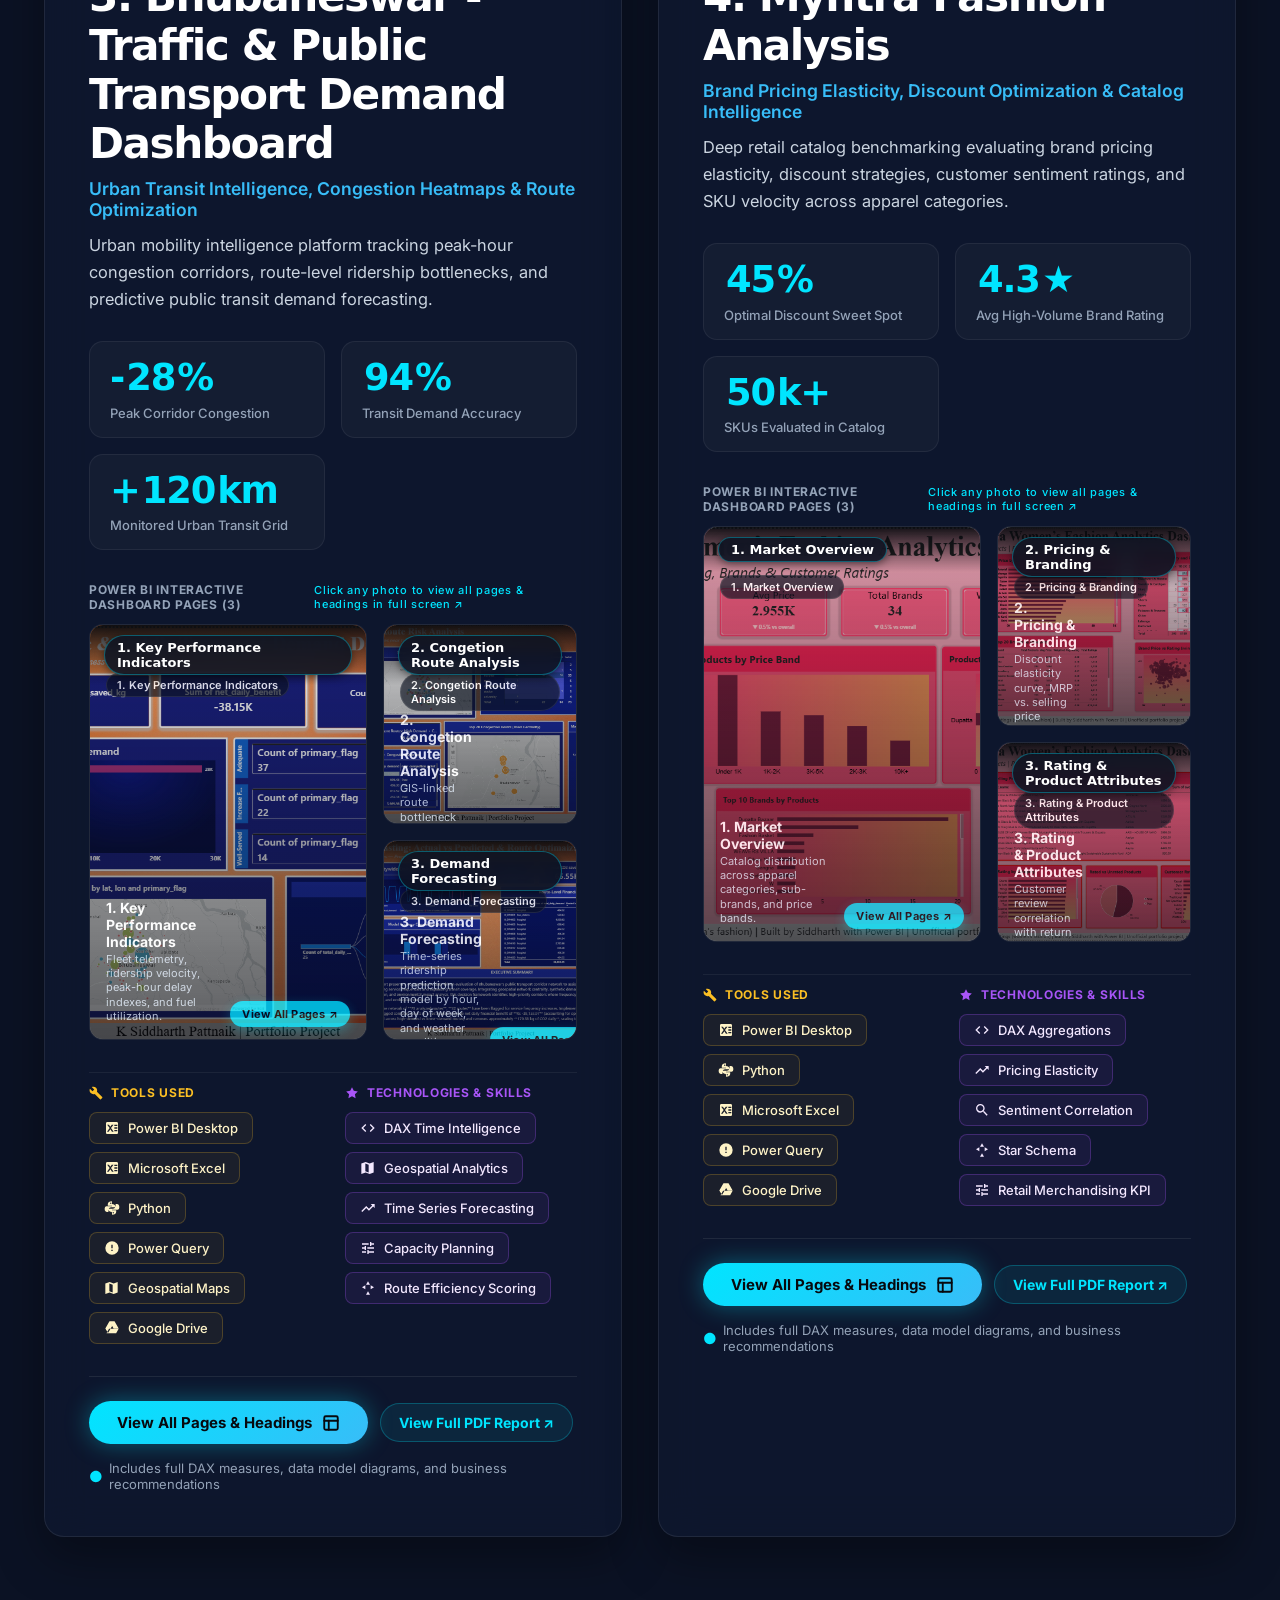
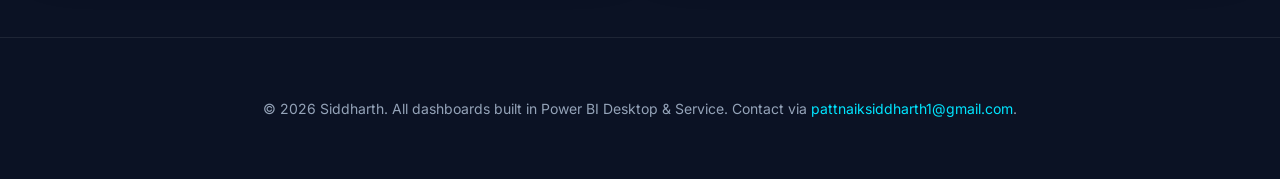
<file: projects.html>
<!DOCTYPE html>
<html lang="en">

<head>
    <meta charset="utf-8">
    <meta name="viewport" content="width=device-width, initial-scale=1">
    <title>Power BI Dashboards &amp; Case Studies - Siddharth</title>
    <meta name="description" content="Explore Siddharth's end-to-end Power BI dashboards, advanced DAX modeling, ETL pipelines, and business intelligence case studies.">

    <link rel="preconnect" href="https://fonts.googleapis.com">
    <link rel="preconnect" href="https://fonts.gstatic.com" crossorigin>
    <link rel="stylesheet" href="https://api.fontshare.com/v2/css?f[]=satoshi@700,900&amp;display=swap">
    <link rel="stylesheet" href="https://fonts.googleapis.com/css2?family=Inter:wght@400;500;600;700;800&amp;display=swap">
    <link rel="icon"
        href="data:image/svg+xml,%3Csvg xmlns='http://www.w3.org/2000/svg' viewBox='0 0 32 32'%3E%3Ctext y='26' font-size='28'%3E%F0%9F%93%8A%3C/text%3E%3C/svg%3E">

    <link rel="stylesheet" href="style.css">
    <link rel="stylesheet" href="projects.css">
</head>

<body class="projects-page">
    <!-- Top Scroll Progress Bar -->
    <div class="scroll-progress-bar" id="scrollProgressBar" aria-hidden="true"></div>

    <!-- Ambient Floating Glow Mesh -->
    <div class="bg-glow-container" aria-hidden="true">
        <div class="glow-orb glow-orb-1"></div>
        <div class="glow-orb glow-orb-2"></div>
        <div class="glow-orb glow-orb-3"></div>
    </div>

    <!-- Projects Sticky Navigation -->
    <header class="projects-nav">
        <div class="projects-nav-inner">
            <a href="index.html" class="nav-brand" aria-label="Siddharth's Portfolio Home">siddharth<span>.</span></a>
            <div class="nav-actions">
                <a href="index.html" class="btn-nav-back">
                    <svg width="16" height="16" viewBox="0 0 24 24" fill="none" stroke="currentColor" stroke-width="2.5" stroke-linecap="round" stroke-linejoin="round">
                        <line x1="19" y1="12" x2="5" y2="12"></line>
                        <polyline points="12 19 5 12 12 5"></polyline>
                    </svg>
                    <span>Back to Home</span>
                </a>
                <a href="index.html#contact" class="btn-nav-talk">Let's talk ↗</a>
            </div>
        </div>
    </header>

    <!-- Projects Hero Header -->
    <section class="projects-header-section">
        <div class="badge-pill">
            <span class="badge-pulse-dot"></span>
            <span>Power BI Portfolio &amp; Case Studies</span>
        </div>
        <h1 class="projects-main-title">Interactive Dashboards &amp; Analytics</h1>
        <p class="projects-subtitle">
            Executive Power BI reporting suites designed for real business impact. Click any project screenshot to inspect all pages in full resolution or review the technical skills applied.
        </p>
    </section>

    <!-- Skills Overview Summary (De-duplicated technical stack across all projects) -->
    <section class="skills-overview-section" id="skillsOverview" aria-label="Skills Overview">
        <div class="skills-overview-card">
            <div class="skills-overview-header">
                <span class="skills-overview-badge">Skills Overview</span>
                <h2 class="skills-overview-title">Comprehensive Technical Stack Across All Projects</h2>
                <p class="skills-overview-subtitle">
                    Consolidated technical stack including BI tools, DAX modeling architectures, ETL data pipelines, and analytical methodologies used across all case studies.
                </p>
            </div>
            <div class="skills-overview-body">
                <div class="skills-overview-group">
                    <span class="skills-group-title">
                        <svg width="16" height="16" viewBox="0 0 24 24" fill="currentColor"><path d="M22.7 19l-9.1-9.1c.9-2.3.4-5-1.5-6.9-2-2-5-2.4-7.4-1.3L9 6 6 9 1.6 4.7C.4 7.1.9 10.1 2.9 12.1c1.9 1.9 4.6 2.4 6.9 1.5l9.1 9.1c.4.4 1 .4 1.4 0l2.3-2.3c.5-.4.5-1.1.1-1.4z"/></svg>
                        Tools &amp; Platforms
                    </span>
                    <div class="chips-wrap" id="overviewToolsWrap">
                        <!-- Rendered dynamically -->
                    </div>
                </div>
                <div class="skills-overview-group">
                    <span class="skills-group-title">
                        <svg width="16" height="16" viewBox="0 0 24 24" fill="currentColor"><path d="M12 2l3.09 6.26L22 9.27l-5 4.87 1.18 6.88L12 17.77l-6.18 3.25L7 14.14 2 9.27l6.91-1.01L12 2z"/></svg>
                        Technologies, Modeling &amp; Analytics
                    </span>
                    <div class="chips-wrap" id="overviewTechWrap">
                        <!-- Rendered dynamically -->
                    </div>
                </div>
            </div>
        </div>
    </section>

    <!-- Main Stacked Projects Container -->
    <main class="projects-container" id="projectsContainer">
        <!-- Rendered dynamically via projects.js from projects-data.js -->
    </main>

    <!-- Project Showcase Modal (Displays ALL Photos & Headings) -->
    <dialog id="projectViewerModal" class="project-modal" aria-labelledby="modalProjectTitle">
        <div class="project-modal-wrapper">
            <div class="project-modal-header">
                <div class="modal-header-left">
                    <h2 class="modal-project-title" id="modalProjectTitle">Project Title</h2>
                    <p class="modal-project-subtitle" id="modalProjectSubtitle">Subtitle &amp; Description</p>
                </div>
                <div class="modal-header-actions">
                    <a href="#" target="_blank" rel="noopener noreferrer" class="modal-btn-pdf" id="modalPdfBtn">
                        <span>Open Full PDF Report ↗</span>
                    </a>
                    <button type="button" class="modal-btn-close" id="modalCloseBtn" aria-label="Close dialog">✕</button>
                </div>
            </div>
            <!-- Quick Page Jump List -->
            <nav class="modal-nav-pills" id="modalNavPills" aria-label="Jump to Dashboard Page">
                <!-- Dynamic Jump Pills -->
            </nav>
            <!-- Scrollable list of ALL pages with headings and full photos -->
            <div class="modal-pages-scroll" id="modalPagesScroll">
                <!-- Dynamic Pages with Headings -->
            </div>
        </div>
    </dialog>

    <!-- Footer -->
    <footer class="projects-footer">
        <p>© 2026 Siddharth. All dashboards built in Power BI Desktop &amp; Service. Contact via <a href="mailto:pattnaiksiddharth1@gmail.com">pattnaiksiddharth1@gmail.com</a>.</p>
    </footer>

    <!-- Scripts -->
    <script src="projects-data.js"></script>
    <script src="project-viewer.js"></script>
    <script src="projects.js"></script>
</body>

</html>
</file>
<file: style.css>
﻿/* built by siddharth – Personal use only */

/* =========================================================
   GLOBAL DESIGN TOKENS — ONE BACKGROUND COLOR EVERYWHERE
   ========================================================= */
:root {
    /* Single background used on EVERY section */
    --bg-main: #0B1224;
    --bg-card: rgba(255, 255, 255, 0.04);
    --bg-card-hover: rgba(255, 255, 255, 0.07);
    --border-glass: rgba(255, 255, 255, 0.10);

    /* Accent palette */
    --accent: #00e5ff;
    --accent-violet: #a855f7;
    --accent-blue: #38bdf8;
    --accent-emerald: #34d399;
    --accent-amber: #fbbf24;

    /* Text */
    --text-main: #f1f5f9;
    --text-muted: #94a3b8;
    --text-sub: #cbd5e1;

    /* Legacy tokens (kept so keyboard colours still work) */
    --ink: #f1f5f9;
    --text: #f1f5f9;
    --pink: #f472b6;
    --plum: #0B1224;
    --gold: #fbbf24;
    --brown: #78350f;

    --pad: 48px;
    --sans: "Satoshi", "Inter", system-ui, -apple-system, "Segoe UI", sans-serif;
    --body: "Inter", system-ui, -apple-system, "Segoe UI", sans-serif;
    --serif: Georgia, "Times New Roman", serif;

    --radius-lg: 20px;
    --radius-md: 14px;
    --radius-sm: 8px;
}

@media (max-width: 1024px) { :root { --pad: 32px } }
@media (max-width: 600px)  { :root { --pad: 20px } }

*, *::before, *::after { box-sizing: border-box }

html {
    -webkit-text-size-adjust: 100%;
    background: var(--bg-main);
}

body {
    margin: 0;
    font-family: var(--body);
    color: var(--text-main);
    background: var(--bg-main);
    overflow-x: hidden;
}

button { font: inherit; color: inherit }

:focus-visible {
    outline: 3px solid var(--accent);
    outline-offset: 3px;
    box-shadow: 0 0 0 6px var(--bg-main);
}

.skip {
    position: absolute;
    left: -999px;
    top: 8px;
    background: var(--bg-main);
    padding: 8px 12px;
    z-index: 10;
    color: var(--text-main);
}
.skip:focus { left: 8px }

/* =========================================================
   NAV / SITE HEADER
   ========================================================= */
.hero { background: var(--bg-main); overflow-x: clip }

.site-header {
    display: flex;
    align-items: center;
    justify-content: space-between;
    gap: 16px;
    margin: 0 var(--pad);
    padding: 18px 0;
    border-bottom: 1px solid rgba(255, 255, 255, 0.10);
}

.wordmark {
    font-family: var(--sans);
    font-weight: 900;
    font-size: 26px;
    letter-spacing: -.05em;
    color: var(--text-main);
    text-decoration: none;
    padding: 4px 0;
}
.wordmark span { color: var(--pink) }

.site-header nav {
    display: flex;
    align-items: center;
    gap: 4px;
}

.nav-link {
    background: none;
    border: 0;
    cursor: pointer;
    font-family: var(--body);
    font-weight: 500;
    font-size: 15px;
    color: var(--text-sub);
    text-decoration: none;
    padding: 12px 12px;
    min-height: 44px;
    display: inline-flex;
    align-items: center;
    border-radius: 10px;
    transition: color .15s ease;
}
.nav-link:hover { color: var(--pink); text-decoration: underline; text-underline-offset: 5px }

.nav-projects-highlight {
    color: var(--accent) !important;
    font-weight: 700;
}

/* =========================================================
   HERO MAIN
   ========================================================= */
.hero-main { padding: clamp(28px, 4.5vw, 64px) var(--pad) clamp(24px, 3vw, 44px) }

.headline {
    margin: 0;
    font-family: var(--sans);
    font-weight: 900;
    color: var(--text-main);
    font-size: clamp(2.5rem, 1.2rem + 5.4vw, 6rem);
    line-height: 1.05;
    letter-spacing: -.045em;
}
.headline span { display: block }
.headline em {
    font-family: var(--serif);
    font-style: italic;
    font-weight: 400;
    color: var(--pink);
    letter-spacing: -.03em;
}

/* =========================================================
   KEYBOARD KEYS
   ========================================================= */
.kb-wrap {
    position: relative;
    width: 100%;
    margin-top: clamp(24px, 3.5vw, 52px);
    height: 340px;
    --s: 1;
}

.kb {
    position: absolute;
    left: 50%;
    top: 0;
    width: 900px;
    height: 312px;
    transform: translateX(-50%) scale(var(--s));
    transform-origin: top center;
}

.key {
    --ky: 0px;
    --fy: 0px;
    position: absolute;
    left: var(--x);
    top: var(--y);
    width: 146px;
    height: 161px;
    padding: 0;
    margin: 0;
    display: block;
    cursor: pointer;
    text-decoration: none;
    color: #111;
    border: 2px solid #000;
    border-radius: 38px;
    background: linear-gradient(90deg, rgba(0,0,0,.2), transparent 12px, transparent calc(100% - 12px), rgba(0,0,0,.2)), var(--base);
    box-shadow: 0 5px 0 #000;
    transform: translateY(var(--ky));
    transition: transform .12s ease;
    -webkit-tap-highlight-color: transparent;
}

.row-top { z-index: 2 }
.row-low { z-index: 3 }
.key-enter { z-index: 1; width: 218px; height: 300px }

.face {
    position: absolute;
    left: 10px; right: 10px; top: 6px; bottom: 33px;
    display: flex; flex-direction: column;
    align-items: center; justify-content: center;
    gap: 4px;
    background: var(--face);
    border: 2px solid #000;
    border-radius: 29px;
    transform: translateY(var(--fy));
    transition: transform .18s ease;
    pointer-events: none;
}

.letter {
    font-family: var(--sans);
    font-weight: 900;
    font-size: 74px;
    line-height: .9;
    letter-spacing: -.05em;
}
.cap { font-family: var(--body); font-weight: 600; font-size: 10px; letter-spacing: .04em; white-space: nowrap }

.seam { position: absolute; bottom: 31px; width: 16px; height: 2px; background: #000; opacity: .55; pointer-events: none }
.seam-l { left: 3px; transform: rotate(-38deg) }
.seam-r { right: 3px; transform: rotate(38deg) }

.key-enter .face { flex-direction: row; justify-content: space-between; padding: 0 22px 0 26px }
.key-enter .arrow { font-size: 130px; line-height: 1 }
.key-enter .cap { writing-mode: vertical-rl; font-size: 13px; letter-spacing: .2em }

.key:hover, .key:focus-visible { --fy: 8px }
.key:active { --ky: 5px; --fy: 8px }
.key.is-auto { --ky: 4px; --fy: 8px }

.key:focus-visible {
    outline: calc(4px / var(--s,1)) solid #fff;
    outline-offset: calc(3px / var(--s,1));
    box-shadow: 0 5px 0 #000, 0 0 0 calc(8px / var(--s,1)) #000;
}

/* =========================================================
   MARQUEE
   ========================================================= */
.marquee {
    background: var(--gold);
    color: var(--brown);
    overflow: hidden;
    font-family: var(--serif);
    font-style: italic;
    font-size: clamp(1.375rem, 1rem + 1.6vw, 2.5rem);
    line-height: 1.2;
    padding: clamp(16px, 2vw, 26px) 0;
}

.marquee-text {
    position: absolute; width: 1px; height: 1px;
    overflow: hidden; clip: rect(0 0 0 0);
    margin: 0; white-space: nowrap;
}

.track {
    display: flex;
    width: max-content;
    animation: scroll var(--dur, 40s) linear infinite;
    will-change: transform;
}
.group { display: flex; flex: none }
.item  { flex: none; white-space: nowrap; padding-right: 3rem }

@keyframes scroll { to { transform: translateX(-50%) } }

/* =========================================================
   FEATURED DASHBOARDS PREVIEW SECTION (Home Page)
   ========================================================= */
.featured-dashboards-section {
    background: var(--bg-main);
    padding: clamp(64px, 9vw, 120px) var(--pad);
    position: relative;
}

/* Subtle ambient glow behind section */
.featured-dashboards-section::before {
    content: "";
    position: absolute;
    inset: 0;
    background:
        radial-gradient(ellipse 70% 50% at 15% 30%, rgba(0,229,255,0.06) 0%, transparent 70%),
        radial-gradient(ellipse 60% 40% at 85% 70%, rgba(168,85,247,0.05) 0%, transparent 70%);
    pointer-events: none;
}

.featured-dashboards-inner {
    max-width: 1200px;
    margin: 0 auto;
    position: relative;
}

.featured-dashboards-header {
    margin-bottom: 52px;
}

.featured-badge {
    display: inline-flex;
    align-items: center;
    gap: 8px;
    padding: 6px 14px;
    border: 1px solid rgba(0,229,255,0.35);
    border-radius: 999px;
    background: rgba(0,229,255,0.07);
    margin-bottom: 16px;
}
.featured-badge-dot {
    width: 7px; height: 7px;
    border-radius: 50%;
    background: var(--accent);
    box-shadow: 0 0 8px var(--accent);
    animation: pulseDot 2s ease-in-out infinite;
}
.featured-badge span:last-child {
    font-size: 12px;
    font-weight: 700;
    letter-spacing: .06em;
    text-transform: uppercase;
    color: var(--accent);
}
@keyframes pulseDot {
    0%, 100% { opacity: 1; transform: scale(1) }
    50% { opacity: .5; transform: scale(1.3) }
}

.featured-title {
    margin: 0 0 12px;
    font-family: var(--sans);
    font-weight: 900;
    font-size: clamp(2rem, 1rem + 4vw, 3.75rem);
    letter-spacing: -.045em;
    line-height: 1.05;
    color: var(--text-main);
}

.featured-subtitle {
    margin: 0;
    font-size: clamp(1rem, .9rem + .4vw, 1.125rem);
    color: var(--text-muted);
    max-width: 54ch;
    line-height: 1.65;
}

/* 2-column grid on wide, stacked on narrow */
.featured-preview-grid {
    display: grid;
    grid-template-columns: repeat(auto-fill, minmax(min(100%, 340px), 1fr));
    gap: 24px;
    margin-bottom: 48px;
}

/* Preview Card */
.preview-card {
    background: var(--bg-card);
    border: 1px solid var(--border-glass);
    border-radius: var(--radius-lg);
    overflow: hidden;
    cursor: pointer;
    transition: transform .22s cubic-bezier(.22,1,.36,1),
                border-color .22s ease,
                box-shadow .22s ease;
    position: relative;
}
.preview-card:hover {
    transform: translateY(-6px);
    border-color: rgba(0,229,255,0.35);
    box-shadow: 0 20px 50px rgba(0,229,255,0.10);
}

/* Image area */
.preview-img-link {
    position: relative;
    display: block;
    aspect-ratio: 16/9;
    overflow: hidden;
    cursor: pointer;
}

.preview-img {
    display: block;
    width: 100%;
    height: 100%;
    object-fit: cover;
    object-position: top;
    transition: transform .4s cubic-bezier(.22,1,.36,1);
    background: #0d1a2f;
}
.preview-card:hover .preview-img { transform: scale(1.04) }

.preview-img-overlay {
    position: absolute;
    inset: 0;
    background: linear-gradient(to bottom, transparent 40%, rgba(0,0,0,0.75) 100%);
    display: flex;
    align-items: flex-end;
    padding: 14px 16px;
    opacity: 0;
    transition: opacity .25s ease;
}
.preview-card:hover .preview-img-overlay { opacity: 1 }

.preview-img-badge {
    font-size: 13px;
    font-weight: 700;
    color: #fff;
    background: rgba(0,229,255,0.85);
    color: #07090e;
    padding: 5px 12px;
    border-radius: 999px;
}

.preview-category-tag {
    position: absolute;
    top: 12px;
    left: 12px;
    font-size: 11px;
    font-weight: 700;
    letter-spacing: .06em;
    text-transform: uppercase;
    background: rgba(11,18,36,0.85);
    color: var(--accent);
    border: 1px solid rgba(0,229,255,0.35);
    padding: 4px 10px;
    border-radius: 999px;
    backdrop-filter: blur(6px);
}

/* Card body */
.preview-body { padding: 20px 20px 18px }

.preview-title {
    margin: 0 0 8px;
    font-family: var(--sans);
    font-weight: 800;
    font-size: 1.0625rem;
    color: var(--text-main);
    line-height: 1.3;
}

.preview-desc {
    margin: 0 0 16px;
    font-size: 0.875rem;
    color: var(--text-muted);
    line-height: 1.65;
}

.preview-footer {
    display: flex;
    align-items: center;
    justify-content: space-between;
    gap: 10px;
    flex-wrap: wrap;
}

.preview-insight-chip {
    display: flex;
    align-items: center;
    gap: 5px;
    font-size: 12px;
    font-weight: 600;
    color: var(--text-sub);
}
.preview-insight-chip .val {
    color: var(--accent-emerald);
    font-weight: 800;
    font-size: 14px;
}

.preview-actions-group {
    display: flex;
    align-items: center;
    gap: 8px;
}

/* PDF link button */
.preview-pdf-link-btn {
    display: inline-flex;
    align-items: center;
    gap: 5px;
    font-size: 12px;
    font-weight: 700;
    color: var(--text-muted);
    text-decoration: none;
    padding: 6px 12px;
    border: 1px solid rgba(255,255,255,0.15);
    border-radius: 999px;
    background: rgba(255,255,255,0.05);
    transition: background .15s ease, color .15s ease, border-color .15s ease;
    cursor: pointer;
    white-space: nowrap;
}
.preview-pdf-link-btn:hover {
    background: rgba(0,229,255,0.12);
    color: var(--accent);
    border-color: rgba(0,229,255,0.35);
}

/* View All Pages button */
.preview-link-btn {
    display: inline-flex;
    align-items: center;
    gap: 6px;
    font-size: 12px;
    font-weight: 700;
    color: #07090e;
    background: var(--accent);
    border: none;
    border-radius: 999px;
    padding: 7px 14px;
    cursor: pointer;
    transition: transform .15s ease, box-shadow .15s ease;
    white-space: nowrap;
}
.preview-link-btn:hover {
    transform: translateY(-2px);
    box-shadow: 0 6px 18px rgba(0,229,255,0.35);
}

/* CTA "View All Projects" */
.featured-dashboards-cta {
    text-align: center;
    margin-top: 12px;
}

.btn-view-all-projects {
    display: inline-flex;
    align-items: center;
    gap: 10px;
    padding: 14px 32px;
    border-radius: 999px;
    cursor: pointer;
    position: relative;
    z-index: 10;
    pointer-events: auto;
    border: 1.5px solid rgba(0,229,255,0.45);
    background: rgba(0,229,255,0.06);
    color: var(--accent);
    font-family: var(--body);
    font-weight: 700;
    font-size: 1rem;
    text-decoration: none;
    transition: background .2s ease, box-shadow .2s ease, transform .2s ease, border-color .2s ease;
}
.btn-view-all-projects:hover {
    background: rgba(0,229,255,0.14);
    border-color: var(--accent);
    box-shadow: 0 0 28px rgba(0,229,255,0.20);
    transform: translateY(-3px);
}

/* =========================================================
   GALLERY / CAROUSEL SECTION
   ========================================================= */
.sr-only {
    position: absolute; width: 1px; height: 1px;
    padding: 0; margin: -1px; overflow: hidden;
    clip: rect(0 0 0 0); white-space: nowrap; border: 0;
}

.gallery {
    background: var(--bg-main);
    padding: clamp(56px, 8vw, 112px) var(--pad);
}

.gallery-inner { max-width: 960px; margin: 0 auto }

.gallery h2 {
    margin: 0 0 8px;
    font-family: var(--sans);
    font-weight: 900;
    font-size: clamp(2rem, 1rem + 4vw, 3.5rem);
    letter-spacing: -.045em;
    line-height: 1.05;
    color: var(--text-main);
}

.gallery-sub {
    margin: 0 0 40px;
    font-size: clamp(1rem, .9rem + .4vw, 1.125rem);
    color: var(--text-muted);
    font-family: var(--body);
}

/* Carousel */
.carousel { display: flex; flex-direction: column; gap: 20px }

.car-viewer {
    display: grid;
    grid-template-columns: 56px 1fr 56px;
    align-items: center;
    gap: 12px;
}

.car-btn {
    width: 52px; height: 52px;
    min-height: 44px; min-width: 44px;
    border-radius: 50%;
    border: 1.5px solid rgba(255,255,255,0.18);
    background: rgba(255,255,255,0.06);
    color: var(--text-main);
    font-size: 22px;
    cursor: pointer;
    display: inline-flex;
    align-items: center; justify-content: center;
    box-shadow: 0 2px 8px rgba(0,0,0,0.3);
    transition: transform .12s ease, box-shadow .12s ease, background .12s ease;
    flex-shrink: 0;
    align-self: center;
}
.car-btn:hover {
    background: var(--accent);
    color: #07090e;
    border-color: var(--accent);
    transform: translateY(-2px);
    box-shadow: 0 6px 18px rgba(0,229,255,0.3);
}
.car-btn:active { transform: translateY(2px); box-shadow: 0 1px 4px rgba(0,0,0,0.4) }

.car-figure { margin: 0; display: flex; flex-direction: column; gap: 0 }

.car-img-btn {
    display: block; padding: 0; border: none; background: none;
    cursor: zoom-in; border-radius: 16px; width: 100%; overflow: hidden;
    border: 1px solid rgba(255,255,255,0.12);
    box-shadow: 0 4px 20px rgba(0,0,0,0.35);
    transition: box-shadow .14s ease, transform .14s ease;
}
.car-img-btn:hover { transform: translateY(-3px); box-shadow: 0 10px 30px rgba(0,229,255,0.15) }

.car-img {
    display: block; width: 100%; height: auto;
    max-height: 520px; object-fit: contain;
    background: #0d1a2f; border-radius: 14px;
}

.car-caption {
    display: flex; align-items: baseline; justify-content: space-between;
    gap: 12px; padding: 14px 4px 0;
    font-family: var(--body); font-size: 0.9375rem;
    color: var(--text-sub);
}

#carCaption { font-weight: 600; color: var(--text-main) }

.car-counter { font-size: 0.8125rem; color: var(--text-muted); white-space: nowrap }

.car-thumbs {
    display: flex; gap: 10px; overflow-x: auto;
    padding-bottom: 6px; -webkit-overflow-scrolling: touch;
    scrollbar-width: thin; scrollbar-color: rgba(255,255,255,0.2) transparent;
    justify-content: center;
}

.car-thumb {
    flex: 0 0 auto; padding: 3px;
    border: 1.5px solid rgba(255,255,255,0.15);
    border-radius: 12px; background: rgba(255,255,255,0.05);
    cursor: pointer;
    transition: border-color .15s ease, box-shadow .15s ease;
    min-height: 44px; min-width: 44px; overflow: hidden;
}
.car-thumb img {
    display: block; width: 80px; height: 45px;
    object-fit: cover; border-radius: 8px; pointer-events: none;
}
.car-thumb.is-active, .car-thumb[aria-selected="true"] {
    border-color: var(--accent);
    box-shadow: 0 0 10px rgba(0,229,255,0.35);
}
.car-thumb:hover:not(.is-active) { border-color: var(--accent-blue) }

/* Lightbox dialog */
.lightbox-dialog {
    width: min(95vw, 1100px);
    max-height: 95dvh;
    border-radius: 20px;
    border: 1px solid rgba(255,255,255,0.15);
    background: #0d1527;
    padding: 0;
    box-shadow: 0 24px 64px rgba(0,0,0,0.8);
    overflow: hidden;
}

.lightbox-body {
    padding: clamp(16px, 3vw, 28px);
    display: flex; flex-direction: column; gap: 12px;
}

.lightbox-img {
    display: block; width: 100%;
    max-height: 78dvh; object-fit: contain;
    border-radius: 12px; background: #0d1a2f;
    border: 1px solid rgba(255,255,255,0.10);
}

.lightbox-caption {
    margin: 0; font-weight: 600; font-size: 0.9375rem;
    font-family: var(--body); color: var(--text-sub);
}

/* =========================================================
   CONTACT SECTION
   ========================================================= */
.contact {
    background: var(--bg-main);
    color: var(--text-main);
    padding: clamp(64px, 9vw, 128px) var(--pad) 0;
    border-top: 1px solid rgba(255,255,255,0.08);
}

.contact h2 {
    margin: 0 0 24px;
    font-family: var(--sans);
    font-weight: 900;
    font-size: clamp(2.5rem, 1rem + 6vw, 6rem);
    line-height: 1.05;
    letter-spacing: -.045em;
    color: var(--text-main);
}

.invite {
    margin: 0 0 28px;
    max-width: 38ch;
    font-size: clamp(1rem, .9rem + .5vw, 1.25rem);
    line-height: 1.6;
    color: var(--text-muted);
}

.email {
    display: inline-block;
    max-width: 100%;
    color: var(--pink);
    font-family: var(--sans);
    font-weight: 700;
    font-size: clamp(1.25rem, .8rem + 2.4vw, 2.5rem);
    text-decoration: underline;
    text-underline-offset: 8px;
    overflow-wrap: anywhere;
    transition: color .15s ease;
}
.email:hover { color: #fbb6d9 }

.contact :focus-visible {
    outline-color: var(--accent);
    box-shadow: 0 0 0 6px var(--bg-main);
}

.contact footer {
    margin-top: clamp(64px, 8vw, 112px);
    padding: 24px 0 32px;
    border-top: 1px solid rgba(255,255,255,0.12);
    font-size: 14px;
    color: var(--text-muted);
}
.contact footer p { margin: 0 }

/* =========================================================
   INTERNSHIP SECTION
   ========================================================= */
.internship {
    background: var(--bg-main);
    padding: clamp(56px, 8vw, 112px) var(--pad);
    border-top: 1px solid rgba(255,255,255,0.06);
}

.internship-inner { max-width: 760px; margin: 0 auto }

.internship h2 {
    margin: 0 0 32px;
    font-family: var(--sans);
    font-weight: 900;
    font-size: clamp(2rem, 1rem + 4vw, 3.5rem);
    letter-spacing: -.045em;
    line-height: 1.05;
    color: var(--text-main);
}

.intern-card {
    border: 1px solid rgba(255,255,255,0.12);
    border-radius: 20px;
    padding: clamp(20px, 4vw, 36px);
    background: var(--bg-card);
    backdrop-filter: blur(12px);
}

.intern-header {
    display: flex; flex-wrap: wrap;
    gap: 12px 24px;
    justify-content: space-between;
    align-items: flex-start;
    margin-bottom: 20px;
}

.intern-company {
    margin: 0;
    font-family: var(--sans);
    font-weight: 700;
    font-size: clamp(1.05rem, .9rem + .7vw, 1.25rem);
    color: var(--text-main);
}
.intern-startup { font-weight: 400; color: var(--pink) }

.intern-location { margin: 4px 0 0; font-size: 0.875rem; color: var(--text-muted) }
.intern-role { margin: 0; font-weight: 600; font-size: 0.9375rem; color: var(--text-sub) }
.intern-dates { margin: 4px 0 0; font-size: 0.875rem; color: var(--text-muted) }
.intern-role-block { text-align: right }

.intern-bullets {
    margin: 0 0 20px;
    padding-left: 1.25em;
    display: flex; flex-direction: column; gap: 10px;
}
.intern-bullets li {
    font-family: var(--body);
    font-size: clamp(0.9rem, .85rem + .25vw, 1rem);
    line-height: 1.65;
    color: var(--text-sub);
}

.intern-tools { display: flex; flex-wrap: wrap; gap: 8px }

.tool-chip {
    display: inline-block;
    padding: 4px 12px;
    border: 1px solid rgba(0,229,255,0.3);
    border-radius: 999px;
    font-family: var(--body);
    font-weight: 600;
    font-size: 0.8125rem;
    letter-spacing: .02em;
    color: var(--accent);
    background: rgba(0,229,255,0.06);
}

/* =========================================================
   CONTACT SOCIAL LINKS
   ========================================================= */
.github-note {
    margin: 28px 0 20px;
    font-size: clamp(0.9375rem, .9rem + .25vw, 1.0625rem);
    line-height: 1.6;
    color: var(--text-muted);
}

.github-inline {
    color: var(--pink);
    font-weight: 600;
    text-underline-offset: 4px;
}
.github-inline:hover { color: #fbb6d9 }

.social-links {
    display: flex; flex-wrap: wrap; gap: 12px; margin-bottom: 40px;
}

.social-link {
    display: inline-flex; align-items: center; gap: 8px;
    min-height: 44px; padding: 10px 20px;
    border: 1.5px solid rgba(255,255,255,0.18);
    border-radius: 999px;
    background: rgba(255,255,255,0.06);
    color: var(--text-sub);
    font-family: var(--body); font-weight: 600; font-size: 0.9375rem;
    text-decoration: none;
    transition: background .15s ease, border-color .15s ease, color .15s ease;
}
.social-link:hover {
    background: rgba(255,255,255,0.12);
    border-color: rgba(255,255,255,0.45);
    color: #fff;
}
.social-link:focus-visible {
    outline: 3px solid var(--accent);
    outline-offset: 3px;
    box-shadow: 0 0 0 6px var(--bg-main);
}
.social-link svg { flex-shrink: 0 }

/* =========================================================
   DIALOG / MODAL (keyboard keys popups)
   ========================================================= */
dialog {
    border: 1px solid rgba(255,255,255,0.15);
    border-radius: 24px;
    padding: 0;
    background: #101c35;
    color: var(--text-main);
    width: min(92vw, 480px);
    box-shadow: 0 24px 64px rgba(0,0,0,0.7);
}

dialog::backdrop { background: rgba(0,0,0,0.70) }

.dialog-body { padding: clamp(24px, 5vw, 36px) }

dialog h2 {
    margin: 0 0 12px;
    font-family: var(--sans);
    font-weight: 900;
    font-size: 2rem;
    letter-spacing: -.04em;
    line-height: 1.1;
    color: var(--text-main);
}

dialog p {
    margin: 0 0 24px; line-height: 1.6;
    font-size: 1.0625rem; color: var(--text-sub);
}

.actions { display: flex; flex-wrap: wrap; gap: 12px }

.btn {
    min-height: 44px; padding: 10px 18px;
    border-radius: 14px;
    border: 1px solid rgba(255,255,255,0.2);
    font-weight: 600; font-size: 15px;
    cursor: pointer; text-decoration: none;
    display: inline-flex; align-items: center;
    transition: background .15s ease, transform .12s ease;
}

.btn-contact {
    background: rgba(255,255,255,0.08);
    color: var(--text-main);
}
.btn-contact:hover { background: rgba(255,255,255,0.15) }

.btn-close {
    background: var(--accent);
    color: #07090e;
    border-color: var(--accent);
}
.btn-close:hover { transform: translateY(-1px) }

/* =========================================================
   PROJECT MODAL (shared between home & projects page)
   ========================================================= */
.project-modal {
    width: min(96vw, 1100px);
    max-height: 95dvh;
    background: #0d1527;
    border: 1px solid rgba(0,229,255,0.25);
    border-radius: 24px;
    padding: 0;
    overflow: hidden;
    box-shadow: 0 32px 80px rgba(0,0,0,0.85);
    color: var(--text-main);
}

.project-modal::backdrop { background: rgba(0,0,0,0.80) }

.project-modal-wrapper {
    display: flex; flex-direction: column;
    height: 100%; max-height: 95dvh; overflow: hidden;
}

.project-modal-header {
    display: flex; align-items: flex-start; justify-content: space-between;
    gap: 16px; padding: 24px 28px 16px;
    border-bottom: 1px solid rgba(255,255,255,0.08);
    flex-shrink: 0;
}

.modal-header-left { flex: 1; min-width: 0 }

.modal-project-title {
    margin: 0 0 4px;
    font-family: var(--sans); font-weight: 800;
    font-size: clamp(1.1rem, .9rem + .8vw, 1.5rem);
    color: var(--text-main); line-height: 1.2;
}

.modal-project-subtitle {
    margin: 0; font-size: 0.875rem; color: var(--text-muted);
}

.modal-header-actions { display: flex; align-items: center; gap: 10px; flex-shrink: 0 }

.modal-btn-pdf {
    display: inline-flex; align-items: center; gap: 6px;
    padding: 8px 16px; border-radius: 999px;
    background: rgba(0,229,255,0.10);
    border: 1px solid rgba(0,229,255,0.35);
    color: var(--accent); font-weight: 700; font-size: 13px;
    text-decoration: none;
    transition: background .15s ease, transform .15s ease;
}
.modal-btn-pdf:hover { background: rgba(0,229,255,0.20); transform: translateY(-1px) }

.modal-btn-close {
    width: 36px; height: 36px; border-radius: 50%;
    border: 1px solid rgba(255,255,255,0.15);
    background: rgba(255,255,255,0.06);
    color: var(--text-muted); font-size: 18px; cursor: pointer;
    display: flex; align-items: center; justify-content: center;
    transition: background .15s ease, color .15s ease;
}
.modal-btn-close:hover { background: rgba(255,80,80,0.2); color: #ff5050 }

.modal-nav-pills {
    display: flex; gap: 8px; flex-wrap: wrap;
    padding: 14px 28px; border-bottom: 1px solid rgba(255,255,255,0.06);
    flex-shrink: 0; overflow-x: auto;
}

.modal-nav-pill {
    padding: 6px 14px; border-radius: 999px;
    border: 1px solid rgba(255,255,255,0.12);
    background: rgba(255,255,255,0.05);
    color: var(--text-muted); font-size: 12px; font-weight: 600;
    cursor: pointer; white-space: nowrap;
    transition: background .15s ease, color .15s ease, border-color .15s ease;
}
.modal-nav-pill:hover { background: rgba(0,229,255,0.10); color: var(--accent) }
.modal-nav-pill.active {
    background: rgba(0,229,255,0.15);
    border-color: rgba(0,229,255,0.40);
    color: var(--accent);
}

.modal-pages-scroll {
    overflow-y: auto; flex: 1;
    padding: 28px; display: flex; flex-direction: column; gap: 40px;
    scrollbar-width: thin; scrollbar-color: rgba(255,255,255,0.15) transparent;
}

.modal-page-block { display: flex; flex-direction: column; gap: 14px }

.modal-page-header {
    display: flex; align-items: center;
    justify-content: space-between; gap: 12px; flex-wrap: wrap;
}

.modal-page-heading {
    margin: 0; display: flex; align-items: center; gap: 10px;
    font-family: var(--sans); font-weight: 700;
    font-size: clamp(1rem, .9rem + .4vw, 1.25rem);
    color: var(--text-main);
}

.modal-page-badge {
    display: inline-flex; align-items: center;
    font-size: 11px; font-weight: 700;
    padding: 3px 10px; border-radius: 999px;
    background: rgba(0,229,255,0.12);
    color: var(--accent); letter-spacing: .04em;
    border: 1px solid rgba(0,229,255,0.25);
}

.modal-page-img-wrap {
    border-radius: 14px; overflow: hidden;
    border: 1px solid rgba(255,255,255,0.10);
    background: #0d1a2f;
    box-shadow: 0 4px 20px rgba(0,0,0,0.4);
}

.modal-page-img {
    display: block; width: 100%; height: auto;
    object-fit: contain;
    transition: transform .3s ease;
}
.modal-page-img-wrap:hover .modal-page-img { transform: scale(1.01) }

.modal-page-caption {
    display: flex; justify-content: space-between; align-items: center; gap: 10px;
    font-size: 0.875rem; color: var(--text-muted); line-height: 1.5;
}

/* =========================================================
   RESPONSIVE
   ========================================================= */
@media (max-width: 600px) {
    .car-viewer { grid-template-columns: 44px 1fr 44px; gap: 8px }
    .car-btn { width: 44px; height: 44px; font-size: 18px }
    .car-img { max-height: 280px }
    .car-thumb img { width: 64px; height: 36px }
    .featured-preview-grid { grid-template-columns: 1fr }
    .preview-footer { flex-direction: column; align-items: flex-start }
    .intern-header { flex-direction: column; gap: 8px }
    .intern-role-block { text-align: left }
}

@media (max-width: 400px) {
    .car-viewer { grid-template-columns: 40px 1fr 40px; gap: 6px }
}

@media (max-width: 480px) {
    .site-header nav { gap: 0 }
    .nav-link { padding: 12px 8px; font-size: 14px }
    .wordmark { font-size: 20px }
}

@media (max-width: 520px) {
    .social-link { padding: 10px 14px; font-size: 0.875rem }
}

/* =========================================================
   REDUCED MOTION
   ========================================================= */
@media (prefers-reduced-motion: reduce) {
    *, *::before, *::after { transition: none !important; animation: none !important }
    .track { display: none }
    .marquee-text {
        position: static; width: auto; height: auto;
        clip: auto; white-space: normal;
        padding: 0 var(--pad); text-align: center;
    }
    .car-btn, .car-img-btn, .car-thumb { transition: none !important }
}

/* =========================================================
   OPENING WELCOME PAGE / SPLASH SCREEN
   ========================================================= */
body.welcome-locked {
    overflow: hidden !important;
    height: 100vh !important;
}

.welcome-screen {
    position: fixed;
    inset: 0;
    z-index: 999999;
    background: var(--bg-main);
    display: flex;
    align-items: center;
    justify-content: center;
    padding: 24px;
    cursor: pointer;
    user-select: none;
    -webkit-user-select: none;
    opacity: 1;
    visibility: visible;
    transition: opacity 0.45s cubic-bezier(0.16, 1, 0.3, 1), 
                visibility 0.45s cubic-bezier(0.16, 1, 0.3, 1),
                transform 0.45s cubic-bezier(0.16, 1, 0.3, 1);
}

.welcome-screen.is-hidden {
    opacity: 0;
    visibility: hidden;
    transform: scale(1.03);
    pointer-events: none;
}

/* Background Ambient Glow Orbs */
.welcome-glow-orb {
    position: absolute;
    border-radius: 50%;
    filter: blur(100px);
    pointer-events: none;
    opacity: 0.35;
}
.welcome-glow-1 {
    width: 450px;
    height: 450px;
    background: radial-gradient(circle, rgba(0, 229, 255, 0.4) 0%, transparent 70%);
    top: 15%;
    left: 20%;
    animation: welcomeOrbFloat1 8s ease-in-out infinite alternate;
}
.welcome-glow-2 {
    width: 500px;
    height: 500px;
    background: radial-gradient(circle, rgba(168, 85, 247, 0.35) 0%, transparent 70%);
    bottom: 15%;
    right: 20%;
    animation: welcomeOrbFloat2 9s ease-in-out infinite alternate;
}

@keyframes welcomeOrbFloat1 {
    0% { transform: translate(0, 0) scale(1); }
    100% { transform: translate(40px, -30px) scale(1.15); }
}
@keyframes welcomeOrbFloat2 {
    0% { transform: translate(0, 0) scale(1); }
    100% { transform: translate(-40px, 30px) scale(1.1); }
}

/* Main Container Card */
.welcome-content {
    position: relative;
    z-index: 2;
    max-width: 620px;
    width: 100%;
    background: rgba(15, 23, 42, 0.65);
    backdrop-filter: blur(24px);
    -webkit-backdrop-filter: blur(24px);
    border: 1.5px solid rgba(0, 229, 255, 0.28);
    border-radius: 28px;
    padding: 48px 36px;
    text-align: center;
    box-shadow: 0 25px 60px rgba(0, 0, 0, 0.55),
                0 0 30px rgba(0, 229, 255, 0.12),
                inset 0 1px 0 rgba(255, 255, 255, 0.15);
    display: flex;
    flex-direction: column;
    align-items: center;
    gap: 16px;
    transition: transform 0.25s ease, border-color 0.25s ease, box-shadow 0.25s ease;
}

.welcome-screen:hover .welcome-content {
    transform: translateY(-3px);
    border-color: rgba(0, 229, 255, 0.45);
    box-shadow: 0 30px 70px rgba(0, 0, 0, 0.65),
                0 0 45px rgba(0, 229, 255, 0.22),
                inset 0 1px 0 rgba(255, 255, 255, 0.25);
}

/* Cartoon Character Container */
.welcome-avatar-wrapper {
    position: relative;
    margin-bottom: 8px;
}

.cartoon-character-container {
    position: relative;
    width: 170px;
    height: 170px;
    display: flex;
    align-items: center;
    justify-content: center;
    animation: avatarFloat 3.6s ease-in-out infinite;
}

@keyframes avatarFloat {
    0%, 100% { transform: translateY(0); }
    50% { transform: translateY(-10px); }
}

.cartoon-avatar-svg {
    width: 100%;
    height: 100%;
    overflow: visible;
    filter: drop-shadow(0 14px 24px rgba(0, 0, 0, 0.35));
}

/* Waving Arm Animation */
.cartoon-waving-arm {
    transform-origin: 145px 145px;
    animation: waveArm 1.1s cubic-bezier(0.45, 0, 0.55, 1) infinite alternate;
}

@keyframes waveArm {
    0% { transform: rotate(-5deg); }
    100% { transform: rotate(26deg); }
}

/* Eye Blink Animation */
.cartoon-eyes {
    transform-origin: 100px 95px;
    animation: blinkEyes 4.5s ease-in-out infinite;
}

@keyframes blinkEyes {
    0%, 46%, 50%, 100% { transform: scaleY(1); }
    48% { transform: scaleY(0.1); }
}

/* Welcoming Speech Bubble */
.speech-bubble {
    position: absolute;
    top: 4px;
    right: -24px;
    background: #00e5ff;
    color: #07090e;
    font-family: var(--body);
    font-size: 13px;
    font-weight: 800;
    padding: 6px 14px;
    border-radius: 999px;
    box-shadow: 0 4px 16px rgba(0, 229, 255, 0.45);
    white-space: nowrap;
    animation: bubbleBob 2.5s ease-in-out infinite alternate;
    pointer-events: none;
}
.speech-bubble::after {
    content: "";
    position: absolute;
    bottom: -5px;
    left: 18px;
    width: 0;
    height: 0;
    border-left: 6px solid transparent;
    border-right: 6px solid transparent;
    border-top: 6px solid #00e5ff;
}

@keyframes bubbleBob {
    0% { transform: translateY(0) rotate(-2deg); }
    100% { transform: translateY(-6px) rotate(3deg); }
}

/* Floating Sparkle Stars */
.cartoon-sparkle {
    position: absolute;
    font-size: 18px;
    pointer-events: none;
}
.sparkle-1 {
    top: 15px;
    left: 8px;
    animation: sparkleSpin 3s ease-in-out infinite alternate;
}
.sparkle-2 {
    bottom: 25px;
    right: -10px;
    animation: sparkleSpin 2.6s ease-in-out infinite 0.6s alternate;
}
.sparkle-3 {
    top: 75px;
    left: -14px;
    font-size: 14px;
    animation: sparkleSpin 3.4s ease-in-out infinite 1.2s alternate;
}

@keyframes sparkleSpin {
    0% { transform: scale(0.8) rotate(-15deg); opacity: 0.6; }
    100% { transform: scale(1.25) rotate(20deg); opacity: 1; }
}

/* Welcome Badge */
.welcome-badge {
    display: inline-flex;
    align-items: center;
    gap: 8px;
    padding: 6px 16px;
    border-radius: 999px;
    background: rgba(0, 229, 255, 0.08);
    border: 1px solid rgba(0, 229, 255, 0.3);
    color: var(--accent);
    font-family: var(--body);
    font-size: 12px;
    font-weight: 700;
    text-transform: uppercase;
    letter-spacing: 0.09em;
}

.welcome-badge-dot {
    width: 7px;
    height: 7px;
    border-radius: 50%;
    background: #00e5ff;
    box-shadow: 0 0 10px #00e5ff;
    animation: badgePulse 1.8s infinite;
}

@keyframes badgePulse {
    0%, 100% { opacity: 1; transform: scale(1); }
    50% { opacity: 0.4; transform: scale(0.7); }
}

/* Welcome Title */
.welcome-title {
    font-family: var(--sans);
    font-size: clamp(1.75rem, 1.4rem + 1.6vw, 2.6rem);
    font-weight: 900;
    line-height: 1.15;
    letter-spacing: -0.03em;
    color: #ffffff;
    margin: 4px 0 0;
}

/* Welcome Subtitle */
.welcome-subtitle {
    font-family: var(--body);
    font-size: clamp(0.95rem, 0.9rem + 0.3vw, 1.1rem);
    color: var(--text-muted);
    line-height: 1.6;
    max-width: 480px;
    margin: 0;
}

/* Enter Button */
.welcome-enter-btn {
    margin-top: 10px;
    display: inline-flex;
    align-items: center;
    gap: 12px;
    padding: 16px 36px;
    border-radius: 999px;
    background: linear-gradient(135deg, #00e5ff 0%, #00b4d8 100%);
    color: #07090e;
    font-family: var(--body);
    font-weight: 800;
    font-size: 1.05rem;
    border: none;
    cursor: pointer;
    box-shadow: 0 8px 24px rgba(0, 229, 255, 0.35),
                0 0 0 0 rgba(0, 229, 255, 0.4);
    transition: transform 0.2s ease, box-shadow 0.2s ease, background 0.2s ease;
    animation: btnGlowPulse 2.8s infinite;
}

.welcome-enter-btn:hover {
    transform: translateY(-2px) scale(1.03);
    box-shadow: 0 12px 32px rgba(0, 229, 255, 0.55);
}

@keyframes btnGlowPulse {
    0%, 100% {
        box-shadow: 0 8px 24px rgba(0, 229, 255, 0.35), 0 0 0 0 rgba(0, 229, 255, 0.3);
    }
    50% {
        box-shadow: 0 10px 28px rgba(0, 229, 255, 0.45), 0 0 0 8px rgba(0, 229, 255, 0);
    }
}

.welcome-hint {
    font-family: var(--body);
    font-size: 12px;
    color: rgba(255, 255, 255, 0.45);
    letter-spacing: 0.02em;
}

@media (max-width: 600px) {
    .welcome-content {
        padding: 36px 20px;
    }
    .cartoon-character-container {
        width: 140px;
        height: 140px;
    }
    .speech-bubble {
        right: -10px;
        font-size: 11px;
        padding: 4px 10px;
    }
    .welcome-enter-btn {
        width: 100%;
        justify-content: center;
        padding: 14px 28px;
    }
}
</file>
<file: projects.css>
/* projects.css - Premium Dark Theme Styles for Siddharth's Dashboard Showcase */

:root {
  --bg-deep: #0B1224;
  --bg-card: rgba(15, 25, 48, 0.75);
  --bg-card-hover: rgba(20, 35, 65, 0.88);
  --border-glass: rgba(255, 255, 255, 0.08);
  --border-glow: rgba(0, 229, 255, 0.35);
  --border-violet: rgba(168, 85, 247, 0.35);

  --accent-cyan: #00e5ff;
  --accent-blue: #38bdf8;
  --accent-violet: #a855f7;
  --accent-emerald: #34d399;
  --accent-amber: #fbbf24;

  --text-main: #f8fafc;
  --text-muted: #94a3b8;
  --text-sub: #cbd5e1;

  --font-display: "Satoshi", system-ui, -apple-system, sans-serif;
  --font-body: "Inter", system-ui, -apple-system, sans-serif;
  --font-mono: ui-monospace, SFMono-Regular, monospace;

  --radius-lg: 20px;
  --radius-md: 14px;
  --radius-sm: 8px;
}

/* Base Body on Projects Page */
body.projects-page {
  background-color: var(--bg-deep);
  color: var(--text-main);
  font-family: var(--font-body);
  margin: 0;
  padding: 0;
  overflow-x: hidden;
  position: relative;
  min-height: 100vh;
}

/* Background Ambient Glow Orbs */
.bg-glow-container {
  position: fixed;
  inset: 0;
  pointer-events: none;
  overflow: hidden;
  z-index: 0;
}

.glow-orb {
  position: absolute;
  border-radius: 50%;
  filter: blur(120px);
  opacity: 0.18;
  animation: floatOrb 20s ease-in-out infinite alternate;
}

.glow-orb-1 {
  width: 550px;
  height: 550px;
  background: radial-gradient(circle, #00e5ff 0%, transparent 70%);
  top: -100px;
  left: -100px;
}

.glow-orb-2 {
  width: 650px;
  height: 650px;
  background: radial-gradient(circle, #a855f7 0%, transparent 70%);
  top: 35%;
  right: -150px;
  animation-duration: 25s;
}

.glow-orb-3 {
  width: 500px;
  height: 500px;
  background: radial-gradient(circle, #38bdf8 0%, transparent 70%);
  bottom: 5%;
  left: 15%;
  animation-duration: 18s;
}

@keyframes floatOrb {
  0% { transform: translate(0, 0) scale(1); }
  50% { transform: translate(60px, 40px) scale(1.08); }
  100% { transform: translate(-40px, 80px) scale(0.95); }
}

/* Scroll Progress Bar */
.scroll-progress-bar {
  position: fixed;
  top: 0;
  left: 0;
  height: 3px;
  width: 0%;
  background: linear-gradient(90deg, var(--accent-cyan), var(--accent-violet), var(--accent-blue));
  z-index: 100;
  box-shadow: 0 0 12px var(--accent-cyan);
  transition: width 0.08s ease-out;
}

/* Projects Navigation */
.projects-nav {
  position: sticky;
  top: 0;
  z-index: 50;
  backdrop-filter: blur(20px);
  -webkit-backdrop-filter: blur(20px);
  background: rgba(7, 9, 14, 0.82);
  border-bottom: 1px solid var(--border-glass);
  padding: 16px 24px;
}

.projects-nav-inner {
  max-width: 1240px;
  margin: 0 auto;
  display: flex;
  align-items: center;
  justify-content: space-between;
  gap: 16px;
}

.nav-brand {
  font-family: var(--font-display);
  font-weight: 900;
  font-size: 24px;
  color: var(--text-main);
  text-decoration: none;
  letter-spacing: -0.04em;
  display: inline-flex;
  align-items: center;
}

.nav-brand span {
  color: var(--accent-cyan);
}

.nav-actions {
  display: flex;
  align-items: center;
  gap: 12px;
}

.btn-nav-back {
  display: inline-flex;
  align-items: center;
  gap: 8px;
  color: var(--text-sub);
  text-decoration: none;
  font-size: 14px;
  font-weight: 500;
  padding: 8px 16px;
  border-radius: 999px;
  background: rgba(255, 255, 255, 0.05);
  border: 1px solid var(--border-glass);
  transition: all 0.2s ease;
}

.btn-nav-back:hover {
  color: #fff;
  background: rgba(0, 229, 255, 0.12);
  border-color: var(--border-glow);
  transform: translateX(-3px);
}

.btn-nav-talk {
  display: inline-flex;
  align-items: center;
  gap: 6px;
  color: #07090e;
  background: var(--accent-cyan);
  text-decoration: none;
  font-size: 14px;
  font-weight: 600;
  padding: 8px 18px;
  border-radius: 999px;
  box-shadow: 0 0 16px rgba(0, 229, 255, 0.35);
  transition: all 0.2s ease;
}

.btn-nav-talk:hover {
  background: #fff;
  transform: translateY(-1px);
  box-shadow: 0 0 24px rgba(0, 229, 255, 0.6);
}

/* Page Header & Intro */
.projects-header-section {
  position: relative;
  z-index: 1;
  padding: clamp(48px, 6vw, 84px) 24px 32px;
  max-width: 1240px;
  margin: 0 auto;
  text-align: center;
}

.badge-pill {
  display: inline-flex;
  align-items: center;
  gap: 8px;
  padding: 6px 14px;
  border-radius: 999px;
  background: rgba(0, 229, 255, 0.08);
  border: 1px solid rgba(0, 229, 255, 0.28);
  color: var(--accent-cyan);
  font-size: 13px;
  font-weight: 600;
  letter-spacing: 0.04em;
  text-transform: uppercase;
  margin-bottom: 20px;
}

.badge-pulse-dot {
  width: 7px;
  height: 7px;
  border-radius: 50%;
  background-color: var(--accent-cyan);
  box-shadow: 0 0 8px var(--accent-cyan);
  animation: pulseDot 2s infinite;
}

@keyframes pulseDot {
  0%, 100% { opacity: 1; transform: scale(1); }
  50% { opacity: 0.4; transform: scale(0.8); }
}

.projects-main-title {
  font-family: var(--font-display);
  font-weight: 900;
  font-size: clamp(2.4rem, 1.2rem + 3.8vw, 4.4rem);
  line-height: 1.1;
  letter-spacing: -0.04em;
  margin: 0 0 16px;
  background: linear-gradient(135deg, #ffffff 40%, #cbd5e1 75%, var(--accent-cyan) 100%);
  -webkit-background-clip: text;
  -webkit-text-fill-color: transparent;
}

.projects-subtitle {
  font-size: clamp(1rem, 0.9rem + 0.5vw, 1.25rem);
  color: var(--text-muted);
  max-width: 68ch;
  margin: 0 auto 36px;
  line-height: 1.6;
}

/* Skills Overview Summary Section */
.skills-overview-section {
  position: relative;
  z-index: 2;
  max-width: 1240px;
  margin: 0 auto 56px;
  padding: 0 24px;
}

.skills-overview-card {
  background: rgba(15, 23, 42, 0.75);
  backdrop-filter: blur(20px);
  -webkit-backdrop-filter: blur(20px);
  border: 1px solid rgba(0, 229, 255, 0.25);
  border-radius: var(--radius-lg);
  padding: 36px 40px;
  box-shadow: 0 20px 50px rgba(0, 0, 0, 0.45), inset 0 1px 0 rgba(255, 255, 255, 0.08);
  opacity: 0;
  transform: translateY(24px);
  transition: opacity 0.7s cubic-bezier(0.16, 1, 0.3, 1), transform 0.7s cubic-bezier(0.16, 1, 0.3, 1);
}

.skills-overview-card.is-visible {
  opacity: 1;
  transform: translateY(0);
}

.skills-overview-header {
  text-align: center;
  max-width: 760px;
  margin: 0 auto 32px;
}

.skills-overview-badge {
  display: inline-block;
  font-family: var(--font-body);
  font-size: 11px;
  font-weight: 700;
  text-transform: uppercase;
  letter-spacing: 0.12em;
  color: var(--accent-cyan);
  background: rgba(0, 229, 255, 0.1);
  border: 1px solid rgba(0, 229, 255, 0.3);
  padding: 4px 14px;
  border-radius: 999px;
  margin-bottom: 12px;
}

.skills-overview-title {
  font-family: var(--font-heading);
  font-size: clamp(1.25rem, 1.1rem + 0.8vw, 1.75rem);
  font-weight: 800;
  color: #fff;
  letter-spacing: -0.02em;
  margin-bottom: 10px;
}

.skills-overview-subtitle {
  font-size: 14px;
  color: var(--text-muted);
  line-height: 1.6;
}

.skills-overview-body {
  display: grid;
  grid-template-columns: 1fr 1fr;
  gap: 28px;
}

.skills-overview-group {
  display: flex;
  flex-direction: column;
  gap: 14px;
  padding: 22px 24px;
  background: rgba(11, 18, 36, 0.7);
  border: 1px solid rgba(255, 255, 255, 0.07);
  border-radius: var(--radius-md);
  box-shadow: inset 0 1px 0 rgba(255, 255, 255, 0.04);
}

.skills-group-title {
  display: inline-flex;
  align-items: center;
  gap: 8px;
  font-size: 13px;
  font-weight: 700;
  text-transform: uppercase;
  letter-spacing: 0.08em;
  color: var(--accent-cyan);
}

@media (max-width: 850px) {
  .skills-overview-body {
    grid-template-columns: 1fr;
    gap: 20px;
  }
  .skills-overview-card {
    padding: 24px 20px;
  }
}

/* Projects Container */
.projects-container {
  position: relative;
  z-index: 1;
  max-width: 1240px;
  margin: 0 auto;
  padding: 0 24px 100px;
}

/* 2 × 2 Projects Grid */
.projects-grid {
  display: grid;
  grid-template-columns: repeat(2, 1fr);
  gap: 36px;
  align-items: stretch;
}

@media (max-width: 900px) {
  .projects-grid {
    grid-template-columns: 1fr;
  }
}

/* Empty State */
.filter-empty-state {
  text-align: center;
  padding: 64px 24px;
  background: var(--bg-card);
  border: 1px dashed var(--border-glass);
  border-radius: var(--radius-lg);
  max-width: 600px;
  margin: 0 auto;
}

.filter-empty-state h3 {
  font-family: var(--font-display);
  font-size: 1.5rem;
  margin: 0 0 8px;
  color: #fff;
}

.filter-empty-state p {
  color: var(--text-muted);
  margin-bottom: 20px;
}

/* Project Block */
.project-block {
  background: var(--bg-card);
  backdrop-filter: blur(20px);
  -webkit-backdrop-filter: blur(20px);
  border: 1px solid var(--border-glass);
  border-radius: var(--radius-lg);
  padding: clamp(24px, 4vw, 44px);
  box-shadow: 0 20px 48px rgba(0, 0, 0, 0.35);
  position: relative;
  overflow: hidden;
  /* Fade-up animation state */
  opacity: 0;
  transform: translateY(28px);
  transition:
    opacity 0.65s cubic-bezier(0.16, 1, 0.3, 1),
    transform 0.65s cubic-bezier(0.16, 1, 0.3, 1),
    border-color 0.3s ease,
    box-shadow 0.3s ease;
}

.project-block.is-visible {
  opacity: 1;
  transform: translateY(0);
}

/* Stagger each card in the grid */
.projects-grid .project-block:nth-child(2) { transition-delay: 0.08s; }
.projects-grid .project-block:nth-child(3) { transition-delay: 0.16s; }
.projects-grid .project-block:nth-child(4) { transition-delay: 0.24s; }

.project-block::before {
  content: "";
  position: absolute;
  top: 0;
  left: 0;
  right: 0;
  height: 2px;
  background: linear-gradient(90deg, transparent, var(--accent-cyan), var(--accent-violet), transparent);
  opacity: 0.6;
}

.project-block:hover {
  border-color: rgba(0, 229, 255, 0.22);
  box-shadow: 0 24px 64px rgba(0, 0, 0, 0.5), 0 0 20px rgba(0, 229, 255, 0.08);
}

/* Block Header */
.block-header {
  margin-bottom: 24px;
}

.block-meta {
  display: flex;
  flex-wrap: wrap;
  align-items: center;
  gap: 12px;
  margin-bottom: 12px;
}

/* Live App Badge */
.live-app-badge {
  display: inline-flex;
  align-items: center;
  gap: 6px;
  padding: 3px 10px;
  border-radius: 999px;
  background: rgba(52, 211, 153, 0.12);
  border: 1px solid rgba(52, 211, 153, 0.45);
  color: #34d399;
  font-size: 11px;
  font-weight: 700;
  text-transform: uppercase;
  letter-spacing: 0.06em;
}

.live-app-dot {
  width: 6px;
  height: 6px;
  border-radius: 50%;
  background: #34d399;
  box-shadow: 0 0 6px #34d399;
  animation: liveAppPulse 1.8s ease-in-out infinite;
  flex-shrink: 0;
}

@keyframes liveAppPulse {
  0%, 100% { opacity: 1; transform: scale(1); }
  50% { opacity: 0.35; transform: scale(0.75); }
}

.category-badge {
  display: inline-block;
  font-size: 12px;
  font-weight: 700;
  letter-spacing: 0.05em;
  text-transform: uppercase;
  color: var(--accent-cyan);
  background: rgba(0, 229, 255, 0.1);
  border: 1px solid rgba(0, 229, 255, 0.25);
  padding: 4px 12px;
  border-radius: 999px;
}

.project-index-badge {
  font-family: var(--font-mono);
  font-size: 12px;
  color: var(--text-muted);
  font-weight: 600;
}

.block-title {
  font-family: var(--font-display);
  font-weight: 900;
  font-size: clamp(1.8rem, 1.2rem + 1.8vw, 2.75rem);
  letter-spacing: -0.035em;
  margin: 0 0 10px;
  color: #fff;
}

.block-subtitle {
  font-size: 1.1rem;
  font-weight: 600;
  color: var(--accent-blue);
  margin: 0 0 12px;
}

.block-description {
  font-size: 1.025rem;
  line-height: 1.65;
  color: var(--text-sub);
  max-width: 90ch;
  margin: 0;
}

/* Key Insights Banner */
.insights-row {
  display: grid;
  grid-template-columns: repeat(auto-fit, minmax(200px, 1fr));
  gap: 16px;
  margin: 28px 0 32px;
}

.insight-card {
  background: rgba(255, 255, 255, 0.03);
  border: 1px solid rgba(255, 255, 255, 0.06);
  border-radius: var(--radius-md);
  padding: 16px 20px;
  position: relative;
  overflow: hidden;
  transition: all 0.25s ease;
}

.insight-card:hover {
  background: rgba(255, 255, 255, 0.05);
  border-color: rgba(0, 229, 255, 0.2);
  transform: translateY(-2px);
}

.insight-number {
  font-family: var(--font-display);
  font-weight: 900;
  font-size: clamp(1.8rem, 1.5rem + 1vw, 2.4rem);
  line-height: 1.1;
  color: var(--accent-cyan);
  letter-spacing: -0.03em;
  display: flex;
  align-items: baseline;
  gap: 2px;
}

.insight-label {
  font-size: 13px;
  color: var(--text-muted);
  font-weight: 500;
  margin-top: 6px;
}

/* Bento Screenshot Gallery */
.gallery-section-wrapper {
  margin-bottom: 32px;
}

.gallery-label {
  font-size: 12px;
  font-weight: 700;
  text-transform: uppercase;
  letter-spacing: 0.06em;
  color: var(--text-muted);
  margin-bottom: 12px;
  display: flex;
  align-items: center;
  justify-content: space-between;
}

.gallery-label span.hint {
  font-size: 11px;
  color: var(--accent-cyan);
  text-transform: none;
  font-weight: 500;
}

.bento-grid {
  display: grid;
  gap: 16px;
  grid-template-columns: repeat(12, 1fr);
  grid-auto-rows: minmax(180px, auto);
}

/* Bento Sizing variants */
/* 5 screenshots layout */
.bento-5 .bento-item:nth-child(1) {
  grid-column: span 7;
  grid-row: span 2;
}
.bento-5 .bento-item:nth-child(2) {
  grid-column: span 5;
}
.bento-5 .bento-item:nth-child(3) {
  grid-column: span 5;
}
.bento-5 .bento-item:nth-child(4) {
  grid-column: span 6;
}
.bento-5 .bento-item:nth-child(5) {
  grid-column: span 6;
}

/* 4 screenshots layout */
.bento-4 .bento-item:nth-child(1) {
  grid-column: span 7;
  grid-row: span 2;
}
.bento-4 .bento-item:nth-child(2) {
  grid-column: span 5;
}
.bento-4 .bento-item:nth-child(3) {
  grid-column: span 5;
}
.bento-4 .bento-item:nth-child(4) {
  grid-column: span 12;
}

/* 3 screenshots layout */
.bento-3 .bento-item:nth-child(1) {
  grid-column: span 7;
  grid-row: span 2;
}
.bento-3 .bento-item:nth-child(2) {
  grid-column: span 5;
}
.bento-3 .bento-item:nth-child(3) {
  grid-column: span 5;
}

/* Bento Card Element */
.bento-card {
  display: block;
  position: relative;
  width: 100%;
  height: 100%;
  border-radius: var(--radius-md);
  overflow: hidden;
  background: #0f172a;
  border: 1px solid var(--border-glass);
  text-decoration: none;
  cursor: pointer;
  transform-style: preserve-3d;
  transition: transform 0.28s ease, border-color 0.28s ease, box-shadow 0.28s ease;
  min-height: 200px;
}

.bento-card:hover {
  border-color: var(--border-glow);
  box-shadow: 0 16px 36px rgba(0, 0, 0, 0.6), 0 0 24px rgba(0, 229, 255, 0.2);
}

.bento-card:focus-visible {
  outline: 3px solid var(--accent-cyan);
  outline-offset: 3px;
}

.bento-img {
  width: 100%;
  height: 100%;
  object-fit: cover;
  object-position: top;
  display: block;
  transition: transform 0.4s cubic-bezier(0.16, 1, 0.3, 1), filter 0.4s ease;
}

.bento-card:hover .bento-img {
  transform: scale(1.05);
}

/* Overlay & Badge */
.bento-overlay {
  position: absolute;
  inset: 0;
  background: linear-gradient(180deg, rgba(7, 9, 14, 0.1) 0%, rgba(7, 9, 14, 0.75) 100%);
  display: flex;
  flex-direction: column;
  justify-content: space-between;
  padding: 16px;
  opacity: 0.85;
  transition: opacity 0.28s ease, background 0.28s ease;
  pointer-events: none;
}

.bento-card:hover .bento-overlay {
  opacity: 1;
  background: linear-gradient(180deg, rgba(0, 229, 255, 0.08) 0%, rgba(7, 9, 14, 0.88) 100%);
}

.bento-top-badge {
  align-self: flex-start;
  background: rgba(13, 19, 33, 0.8);
  backdrop-filter: blur(8px);
  padding: 4px 10px;
  border-radius: 999px;
  font-size: 11px;
  font-weight: 600;
  color: #fff;
  border: 1px solid rgba(255, 255, 255, 0.1);
}

.bento-bottom-info {
  display: flex;
  align-items: flex-end;
  justify-content: space-between;
  gap: 8px;
}

.bento-caption-title {
  font-size: 14px;
  font-weight: 700;
  color: #fff;
  margin: 0 0 2px;
}

.bento-caption-sub {
  font-size: 11px;
  color: var(--text-sub);
  margin: 0;
  line-height: 1.3;
}

.bento-action-badge {
  display: inline-flex;
  align-items: center;
  gap: 4px;
  padding: 6px 12px;
  border-radius: 999px;
  background: var(--accent-cyan);
  color: #07090e;
  font-size: 11px;
  font-weight: 700;
  letter-spacing: 0.02em;
  white-space: nowrap;
  box-shadow: 0 4px 12px rgba(0, 229, 255, 0.35);
  transform: translateY(4px);
  opacity: 0.9;
  transition: transform 0.25s ease, opacity 0.25s ease, background 0.2s ease;
}

.bento-card:hover .bento-action-badge {
  transform: translateY(0);
  opacity: 1;
  background: #fff;
}

/* Tools & Technologies Sections */
.skills-dual-grid {
  display: grid;
  grid-template-columns: 1fr 1fr;
  gap: 24px;
  margin-bottom: 32px;
  padding-top: 12px;
  border-top: 1px solid rgba(255, 255, 255, 0.06);
}

.skills-column {
  display: flex;
  flex-direction: column;
  gap: 12px;
}

.skills-label {
  font-size: 12px;
  font-weight: 700;
  text-transform: uppercase;
  letter-spacing: 0.06em;
  display: flex;
  align-items: center;
  gap: 8px;
}

.skills-label.label-tools {
  color: var(--accent-amber);
}

.skills-label.label-tech {
  color: var(--accent-violet);
}

.chips-wrap {
  display: flex;
  flex-wrap: wrap;
  gap: 8px;
}

/* Tool Chip Style (Software - Amber/Gold & Slate Tint) */
.chip-tool {
  display: inline-flex;
  align-items: center;
  gap: 8px;
  padding: 7px 14px;
  border-radius: var(--radius-sm);
  background: rgba(251, 191, 36, 0.06);
  border: 1px solid rgba(251, 191, 36, 0.22);
  color: #fef3c7;
  font-size: 13px;
  font-weight: 500;
  position: relative;
  overflow: hidden;
  transition: all 0.22s ease;
}

.chip-tool:hover {
  background: rgba(251, 191, 36, 0.14);
  border-color: rgba(251, 191, 36, 0.5);
  transform: translateY(-2px);
  box-shadow: 0 4px 12px rgba(251, 191, 36, 0.15);
}

/* Tech Chip Style (Skills/Languages - Violet & Cyan Tint) */
.chip-tech {
  display: inline-flex;
  align-items: center;
  gap: 8px;
  padding: 7px 14px;
  border-radius: var(--radius-sm);
  background: rgba(168, 85, 247, 0.08);
  border: 1px solid rgba(168, 85, 247, 0.28);
  color: #f3e8ff;
  font-size: 13px;
  font-weight: 500;
  position: relative;
  overflow: hidden;
  transition: all 0.22s ease;
}

.chip-tech:hover {
  background: rgba(168, 85, 247, 0.16);
  border-color: rgba(168, 85, 247, 0.6);
  transform: translateY(-2px);
  box-shadow: 0 4px 12px rgba(168, 85, 247, 0.2);
}

/* Shine Sweep Effect on Chip Hover */
.chip-tool::after,
.chip-tech::after {
  content: "";
  position: absolute;
  top: 0;
  left: -100%;
  width: 50%;
  height: 100%;
  background: linear-gradient(90deg, transparent, rgba(255, 255, 255, 0.25), transparent);
  transform: skewX(-20deg);
  pointer-events: none;
}

.chip-tool:hover::after,
.chip-tech:hover::after {
  animation: shineSweep 0.6s ease forwards;
}

@keyframes shineSweep {
  100% { left: 180%; }
}

.chip-icon {
  width: 16px;
  height: 16px;
  flex-shrink: 0;
  display: inline-flex;
  align-items: center;
  justify-content: center;
}

/* PDF Action Bar */
.block-cta-bar {
  display: flex;
  flex-wrap: wrap;
  align-items: center;
  justify-content: space-between;
  gap: 16px;
  padding-top: 24px;
  border-top: 1px solid rgba(255, 255, 255, 0.08);
}

.btn-report-pdf {
  display: inline-flex;
  align-items: center;
  gap: 10px;
  padding: 12px 28px;
  border-radius: 999px;
  background: linear-gradient(135deg, var(--accent-cyan) 0%, var(--accent-blue) 100%);
  color: #07090e;
  font-family: var(--font-body);
  font-weight: 700;
  font-size: 15px;
  text-decoration: none;
  box-shadow: 0 0 24px rgba(0, 229, 255, 0.35);
  transition: all 0.25s cubic-bezier(0.16, 1, 0.3, 1);
}

.btn-report-pdf:hover {
  transform: translateY(-2px) scale(1.02);
  box-shadow: 0 8px 32px rgba(0, 229, 255, 0.55);
  background: #fff;
  color: #07090e;
}

.btn-report-pdf svg {
  transition: transform 0.2s ease;
}

.btn-report-pdf:hover svg {
  transform: translate(2px, -2px);
}

.cta-note {
  font-size: 13px;
  color: var(--text-muted);
  display: inline-flex;
  align-items: center;
  gap: 6px;
}

/* Lightbox Modal on Projects Page */
.projects-lightbox {
  border: 1px solid var(--border-glow);
  border-radius: var(--radius-lg);
  background: rgba(13, 19, 33, 0.96);
  backdrop-filter: blur(24px);
  -webkit-backdrop-filter: blur(24px);
  color: #fff;
  width: min(94vw, 1100px);
  max-height: 94vh;
  padding: 0;
  box-shadow: 0 24px 80px rgba(0, 0, 0, 0.8), 0 0 40px rgba(0, 229, 255, 0.2);
  overflow: hidden;
}

.projects-lightbox::backdrop {
  background: rgba(7, 9, 14, 0.85);
  backdrop-filter: blur(10px);
}

.lightbox-content-wrap {
  padding: 20px;
  display: flex;
  flex-direction: column;
  gap: 16px;
}

.lightbox-top-bar {
  display: flex;
  align-items: center;
  justify-content: space-between;
  gap: 12px;
}

.lightbox-title-text {
  font-family: var(--font-display);
  font-weight: 700;
  font-size: 1.15rem;
  margin: 0;
  color: #fff;
}

.lightbox-btn-close {
  background: rgba(255, 255, 255, 0.1);
  border: 1px solid rgba(255, 255, 255, 0.15);
  color: #fff;
  border-radius: 50%;
  width: 36px;
  height: 36px;
  display: inline-flex;
  align-items: center;
  justify-content: center;
  cursor: pointer;
  font-size: 18px;
  transition: all 0.2s ease;
}

.lightbox-btn-close:hover {
  background: rgba(255, 255, 255, 0.25);
  transform: rotate(90deg);
}

.lightbox-main-img {
  width: 100%;
  max-height: 72vh;
  object-fit: contain;
  border-radius: var(--radius-md);
  background: #07090e;
  border: 1px solid var(--border-glass);
}

.lightbox-footer-bar {
  display: flex;
  align-items: center;
  justify-content: space-between;
  flex-wrap: wrap;
  gap: 12px;
}

.lightbox-caption-text {
  font-size: 13px;
  color: var(--text-sub);
  margin: 0;
}

.lightbox-open-pdf-btn {
  display: inline-flex;
  align-items: center;
  gap: 6px;
  padding: 8px 16px;
  background: var(--accent-cyan);
  color: #07090e;
  border-radius: 999px;
  font-size: 13px;
  font-weight: 600;
  text-decoration: none;
  transition: all 0.2s ease;
}

.lightbox-open-pdf-btn:hover {
  background: #fff;
  transform: translateY(-1px);
}

/* Footer */
.projects-footer {
  border-top: 1px solid var(--border-glass);
  padding: 48px 24px;
  text-align: center;
  color: var(--text-muted);
  font-size: 14px;
}

.projects-footer a {
  color: var(--accent-cyan);
  text-decoration: none;
}

.projects-footer a:hover {
  text-decoration: underline;
}

/* ========================================================
   HOME PAGE PREVIEW SECTION (Embedded into index.html)
   ======================================================== */
.featured-dashboards-section {
  background: #090d16;
  color: #fff;
  padding: clamp(64px, 8vw, 120px) var(--pad, 48px);
  position: relative;
  overflow: hidden;
  border-top: 1px solid rgba(255, 255, 255, 0.08);
  border-bottom: 1px solid rgba(255, 255, 255, 0.08);
}

.featured-dashboards-section::before {
  content: "";
  position: absolute;
  top: -200px;
  left: 50%;
  transform: translateX(-50%);
  width: 900px;
  height: 400px;
  background: radial-gradient(ellipse, rgba(0, 229, 255, 0.15) 0%, transparent 70%);
  pointer-events: none;
}

.featured-dashboards-inner {
  max-width: 1240px;
  margin: 0 auto;
  position: relative;
  z-index: 1;
}

.featured-dashboards-header {
  text-align: center;
  margin-bottom: clamp(36px, 5vw, 64px);
}

.featured-title {
  font-family: var(--font-display, "Satoshi", sans-serif);
  font-weight: 900;
  font-size: clamp(2.2rem, 1.2rem + 4vw, 4rem);
  letter-spacing: -0.04em;
  margin: 0 0 16px;
  color: #fff;
}

.featured-subtitle {
  font-size: clamp(1.05rem, 0.95rem + 0.4vw, 1.25rem);
  color: #94a3b8;
  max-width: 60ch;
  margin: 0 auto;
  line-height: 1.5;
}

/* Preview Cards Grid */
.featured-preview-grid {
  display: grid;
  grid-template-columns: repeat(auto-fit, minmax(320px, 1fr));
  gap: 28px;
  margin-bottom: 56px;
}

.preview-card {
  background: rgba(15, 23, 42, 0.7);
  backdrop-filter: blur(16px);
  -webkit-backdrop-filter: blur(16px);
  border: 1px solid rgba(255, 255, 255, 0.08);
  border-radius: var(--radius-lg, 20px);
  overflow: hidden;
  display: flex;
  flex-direction: column;
  transition: transform 0.3s ease, border-color 0.3s ease, box-shadow 0.3s ease;
}

.preview-card:hover {
  transform: translateY(-6px);
  border-color: rgba(0, 229, 255, 0.35);
  box-shadow: 0 20px 48px rgba(0, 0, 0, 0.5), 0 0 28px rgba(0, 229, 255, 0.12);
}

.preview-img-wrap {
  position: relative;
  width: 100%;
  aspect-ratio: 16 / 9;
  background: #0b0f19;
  overflow: hidden;
}

.preview-img {
  width: 100%;
  height: 100%;
  object-fit: cover;
  object-position: top;
  transition: transform 0.4s ease;
}

.preview-card:hover .preview-img {
  transform: scale(1.06);
}

.preview-category-tag {
  position: absolute;
  top: 14px;
  left: 14px;
  background: rgba(7, 9, 14, 0.85);
  backdrop-filter: blur(8px);
  border: 1px solid rgba(0, 229, 255, 0.3);
  color: var(--accent-cyan);
  font-size: 11px;
  font-weight: 700;
  text-transform: uppercase;
  letter-spacing: 0.04em;
  padding: 4px 10px;
  border-radius: 999px;
}

.preview-body {
  padding: 24px;
  display: flex;
  flex-direction: column;
  flex: 1;
}

.preview-title {
  font-family: var(--font-display, "Satoshi", sans-serif);
  font-weight: 800;
  font-size: 1.45rem;
  color: #fff;
  margin: 0 0 8px;
  letter-spacing: -0.025em;
}

.preview-desc {
  font-size: 0.925rem;
  line-height: 1.6;
  color: #cbd5e1;
  margin: 0 0 20px;
  flex: 1;
}

.preview-footer {
  display: flex;
  align-items: center;
  justify-content: space-between;
  gap: 12px;
  padding-top: 16px;
  border-top: 1px solid rgba(255, 255, 255, 0.08);
}

.preview-insight-chip {
  display: inline-flex;
  align-items: center;
  gap: 6px;
  font-size: 12px;
  font-weight: 700;
  color: var(--accent-cyan);
}

.preview-insight-chip span.val {
  background: rgba(0, 229, 255, 0.12);
  padding: 2px 8px;
  border-radius: 999px;
}

.preview-link-btn {
  display: inline-flex;
  align-items: center;
  gap: 6px;
  color: #fff;
  font-size: 13px;
  font-weight: 600;
  text-decoration: none;
  transition: color 0.2s ease, transform 0.2s ease;
}

.preview-link-btn:hover {
  color: var(--accent-cyan);
  transform: translateX(2px);
}

/* Home Preview Bottom CTA */
.featured-dashboards-cta {
  text-align: center;
}

.btn-view-all-projects {
  display: inline-flex;
  align-items: center;
  gap: 12px;
  padding: 16px 36px;
  border-radius: 999px;
  background: linear-gradient(135deg, var(--accent-cyan) 0%, var(--accent-blue) 100%);
  color: #07090e;
  font-family: var(--font-display, "Satoshi", sans-serif);
  font-weight: 800;
  font-size: 16px;
  text-decoration: none;
  box-shadow: 0 0 32px rgba(0, 229, 255, 0.4);
  transition: all 0.25s cubic-bezier(0.16, 1, 0.3, 1);
}

.btn-view-all-projects:hover {
  transform: translateY(-3px) scale(1.03);
  box-shadow: 0 8px 40px rgba(0, 229, 255, 0.65);
  background: #fff;
  color: #07090e;
}

/* Nav Link Projects Highlight in Home Navbar */
.nav-link.nav-projects-highlight {
  color: var(--accent-cyan, #00e5ff);
  font-weight: 700;
  position: relative;
}

.nav-link.nav-projects-highlight::after {
  content: "NEW";
  font-size: 9px;
  font-weight: 800;
  background: #00e5ff;
  color: #000;
  padding: 1px 5px;
  border-radius: 999px;
  margin-left: 5px;
  vertical-align: middle;
}

/* Responsive Rules */
@media (max-width: 900px) {
  .skills-dual-grid {
    grid-template-columns: 1fr;
    gap: 20px;
  }

  .bento-grid {
    display: flex;
    flex-direction: column;
    gap: 16px;
  }

  .bento-card {
    min-height: 220px;
  }
}

@media (max-width: 600px) {
  .filter-wrapper {
    top: 65px;
    padding: 8px 12px;
  }

  .filter-bar {
    border-radius: 16px;
  }

  .filter-chip {
    padding: 6px 12px;
    font-size: 13px;
  }

  .block-cta-bar {
    flex-direction: column;
    align-items: stretch;
  }

  .btn-report-pdf {
    justify-content: center;
  }
}

/* Respect Reduced Motion */
@media (prefers-reduced-motion: reduce) {
  *,
  *::before,
  *::after {
    animation-duration: 0.001ms !important;
    animation-iteration-count: 1 !important;
    transition-duration: 0.001ms !important;
  }

  .glow-orb {
    display: none;
  }

  .bento-card:hover {
    transform: none !important;
  }
}
/* Additional styles for Clickable Preview Cards on Home Page */
.preview-img-link {
  display: block;
  position: relative;
  width: 100%;
  aspect-ratio: 16 / 9;
  background: #0b0f19;
  overflow: hidden;
  cursor: pointer;
  text-decoration: none;
}

.preview-img-link .preview-img {
  width: 100%;
  height: 100%;
  object-fit: cover;
  object-position: top;
  display: block;
  transition: transform 0.4s ease;
}

.preview-img-link:hover .preview-img {
  transform: scale(1.06);
}

.preview-img-overlay {
  position: absolute;
  inset: 0;
  background: linear-gradient(180deg, rgba(7, 9, 14, 0.1) 0%, rgba(7, 9, 14, 0.85) 100%);
  display: flex;
  align-items: center;
  justify-content: center;
  opacity: 0;
  transition: opacity 0.25s ease;
  pointer-events: none;
}

.preview-img-link:hover .preview-img-overlay {
  opacity: 1;
}

.preview-img-badge {
  display: inline-flex;
  align-items: center;
  gap: 6px;
  padding: 8px 16px;
  border-radius: 999px;
  background: var(--accent-cyan, #00e5ff);
  color: #07090e;
  font-size: 13px;
  font-weight: 700;
  box-shadow: 0 4px 16px rgba(0, 229, 255, 0.45);
  transform: translateY(6px);
  transition: transform 0.25s ease, background 0.2s ease;
}

.preview-img-link:hover .preview-img-badge {
  transform: translateY(0);
}

.preview-actions-group {
  display: flex;
  align-items: center;
  gap: 12px;
}

.preview-pdf-link-btn {
  display: inline-flex;
  align-items: center;
  gap: 4px;
  color: var(--accent-cyan, #00e5ff);
  font-size: 13px;
  font-weight: 600;
  text-decoration: none;
  transition: all 0.2s ease;
}

.preview-pdf-link-btn:hover {
  color: #fff;
  text-decoration: underline;
  text-underline-offset: 4px;
}

/* ==========================================================
   Project Showcase Modal (Shows All Photos & Headings)
   ========================================================== */
.project-modal {
  width: min(96vw, 1200px);
  height: min(94vh, 920px);
  background: rgba(11, 16, 28, 0.97);
  backdrop-filter: blur(28px);
  -webkit-backdrop-filter: blur(28px);
  border: 1px solid rgba(0, 229, 255, 0.35);
  border-radius: 24px;
  color: #fff;
  padding: 0;
  box-shadow: 0 24px 80px rgba(0, 0, 0, 0.95), 0 0 50px rgba(0, 229, 255, 0.2);
  overflow: hidden;
}

.project-modal::backdrop {
  background: rgba(5, 7, 12, 0.88);
  backdrop-filter: blur(12px);
}

.project-modal-wrapper {
  display: flex;
  flex-direction: column;
  height: 100%;
  overflow: hidden;
}

.project-modal-header {
  padding: 18px 24px;
  background: rgba(15, 23, 42, 0.88);
  border-bottom: 1px solid rgba(255, 255, 255, 0.08);
  display: flex;
  align-items: center;
  justify-content: space-between;
  gap: 16px;
  flex-wrap: wrap;
  flex-shrink: 0;
}

.modal-header-left {
  display: flex;
  flex-direction: column;
  gap: 4px;
}

.modal-project-title {
  font-family: var(--font-display, "Satoshi", sans-serif);
  font-size: clamp(1.3rem, 1.1rem + 1vw, 1.8rem);
  font-weight: 900;
  margin: 0;
  color: #fff;
  display: flex;
  align-items: center;
  gap: 12px;
}

.modal-project-subtitle {
  font-size: 13px;
  color: var(--accent-cyan, #00e5ff);
  margin: 0;
  font-weight: 500;
}

.modal-header-actions {
  display: flex;
  align-items: center;
  gap: 10px;
}

.modal-btn-pdf {
  display: inline-flex;
  align-items: center;
  gap: 8px;
  padding: 8px 18px;
  border-radius: 999px;
  background: linear-gradient(135deg, var(--accent-cyan, #00e5ff) 0%, #38bdf8 100%);
  color: #07090e;
  font-size: 13px;
  font-weight: 700;
  text-decoration: none;
  box-shadow: 0 0 16px rgba(0, 229, 255, 0.35);
  transition: all 0.2s ease;
}

.modal-btn-pdf:hover {
  background: #fff;
  transform: translateY(-1px);
}

.modal-btn-close {
  width: 36px;
  height: 36px;
  border-radius: 50%;
  background: rgba(255, 255, 255, 0.08);
  border: 1px solid rgba(255, 255, 255, 0.15);
  color: #fff;
  display: inline-flex;
  align-items: center;
  justify-content: center;
  cursor: pointer;
  font-size: 18px;
  transition: all 0.2s ease;
}

.modal-btn-close:hover {
  background: rgba(255, 255, 255, 0.2);
  transform: rotate(90deg);
}

/* Quick Page Navigation Pills */
.modal-nav-pills {
  display: flex;
  align-items: center;
  gap: 8px;
  padding: 10px 24px;
  background: rgba(7, 9, 14, 0.7);
  border-bottom: 1px solid rgba(255, 255, 255, 0.06);
  overflow-x: auto;
  flex-shrink: 0;
}

.modal-nav-pill {
  background: rgba(255, 255, 255, 0.05);
  border: 1px solid rgba(255, 255, 255, 0.1);
  color: #cbd5e1;
  padding: 5px 12px;
  border-radius: 999px;
  font-size: 12px;
  font-weight: 600;
  cursor: pointer;
  white-space: nowrap;
  transition: all 0.2s ease;
}

.modal-nav-pill:hover,
.modal-nav-pill.active {
  background: var(--accent-cyan, #00e5ff);
  color: #07090e;
  border-color: var(--accent-cyan, #00e5ff);
}

/* Scrollable Container with All Pages & Headings */
.modal-pages-scroll {
  flex: 1;
  overflow-y: auto;
  padding: 24px;
  display: flex;
  flex-direction: column;
  gap: 32px;
}

.modal-page-block {
  background: rgba(15, 23, 42, 0.75);
  border: 1px solid rgba(255, 255, 255, 0.08);
  border-radius: 18px;
  overflow: hidden;
  box-shadow: 0 10px 30px rgba(0, 0, 0, 0.5);
}

.modal-page-header {
  padding: 14px 20px;
  background: rgba(255, 255, 255, 0.03);
  border-bottom: 1px solid rgba(255, 255, 255, 0.06);
  display: flex;
  align-items: center;
  justify-content: space-between;
  gap: 12px;
}

.modal-page-heading {
  font-family: var(--font-display, "Satoshi", sans-serif);
  font-size: 1.15rem;
  font-weight: 800;
  color: #fff;
  margin: 0;
  display: flex;
  align-items: center;
  gap: 10px;
}

.modal-page-badge {
  background: rgba(0, 229, 255, 0.12);
  color: var(--accent-cyan, #00e5ff);
  border: 1px solid rgba(0, 229, 255, 0.3);
  font-size: 11px;
  font-weight: 700;
  padding: 2px 8px;
  border-radius: 999px;
  text-transform: uppercase;
}

.modal-page-img-wrap {
  width: 100%;
  background: #07090e;
  overflow: hidden;
}

.modal-page-img {
  width: 100%;
  height: auto;
  max-height: 640px;
  object-fit: contain;
  display: block;
}

.modal-page-caption {
  padding: 12px 20px;
  font-size: 13px;
  color: #cbd5e1;
  border-top: 1px solid rgba(255, 255, 255, 0.06);
  background: rgba(13, 19, 33, 0.8);
  display: flex;
  align-items: center;
  justify-content: space-between;
  gap: 12px;
  flex-wrap: wrap;
}

/* Explicit Bento Headings for Projects Page */
.bento-card-heading-bar {
  position: absolute;
  top: 0;
  left: 0;
  right: 0;
  padding: 10px 14px;
  background: linear-gradient(180deg, rgba(7, 9, 14, 0.95) 0%, rgba(7, 9, 14, 0) 100%);
  display: flex;
  align-items: center;
  justify-content: space-between;
  z-index: 2;
  pointer-events: none;
}

.bento-heading-tag {
  font-family: var(--font-display, "Satoshi", sans-serif);
  font-size: 13px;
  font-weight: 800;
  color: #fff;
  background: rgba(13, 19, 33, 0.88);
  backdrop-filter: blur(8px);
  padding: 4px 12px;
  border-radius: 999px;
  border: 1px solid rgba(0, 229, 255, 0.35);
  box-shadow: 0 2px 8px rgba(0, 0, 0, 0.5);
}
.preview-card {
  cursor: pointer;
}
.preview-card:hover {
  border-color: rgba(0, 229, 255, 0.45);
}


@keyframes chipPopIn {
  0% {
    opacity: 0;
    transform: translateY(10px) scale(0.94);
  }
  100% {
    opacity: 1;
    transform: translateY(0) scale(1);
  }
}

.chip-tool, .chip-tech {
  animation: chipPopIn 0.35s cubic-bezier(0.16, 1, 0.3, 1) backwards;
}

@media (prefers-reduced-motion: reduce) {
  .project-block, .skills-overview-card, .chip-tool, .chip-tech {
    opacity: 1 !important;
    transform: none !important;
    animation: none !important;
    transition: none !important;
  }
}

/* ================================================================
   Project Block fade-up animation (used by IntersectionObserver)
   ================================================================ */
.project-block {
  opacity: 0;
  transform: translateY(28px);
  transition:
    opacity 0.65s cubic-bezier(0.16, 1, 0.3, 1),
    transform 0.65s cubic-bezier(0.16, 1, 0.3, 1),
    border-color 0.3s ease,
    box-shadow 0.3s ease;
}

.project-block.is-visible {
  opacity: 1;
  transform: translateY(0);
}

/* Stagger each card slightly */
.project-block:nth-child(2) { transition-delay: 0.08s; }
.project-block:nth-child(3) { transition-delay: 0.16s; }
.project-block:nth-child(4) { transition-delay: 0.24s; }

/* ================================================================
   Streamlit / "Choose how to view" Choice Modal
   ================================================================ */
.stl-overlay {
  position: fixed;
  inset: 0;
  z-index: 9999;
  display: flex;
  align-items: center;
  justify-content: center;
  padding: 20px;
  background: rgba(5, 7, 12, 0);
  backdrop-filter: blur(0px);
  -webkit-backdrop-filter: blur(0px);
  transition:
    background 0.35s ease,
    backdrop-filter 0.35s ease;
}

.stl-overlay--open {
  background: rgba(5, 7, 12, 0.88);
  backdrop-filter: blur(12px);
  -webkit-backdrop-filter: blur(12px);
}

.stl-card {
  position: relative;
  background: rgba(13, 20, 40, 0.97);
  backdrop-filter: blur(28px);
  -webkit-backdrop-filter: blur(28px);
  border: 1px solid rgba(0, 229, 255, 0.35);
  border-radius: 24px;
  padding: 40px 40px 32px;
  width: min(92vw, 560px);
  box-shadow:
    0 24px 80px rgba(0, 0, 0, 0.9),
    0 0 48px rgba(0, 229, 255, 0.18),
    inset 0 1px 0 rgba(255, 255, 255, 0.08);
  transform: translateY(30px) scale(0.97);
  opacity: 0;
  transition:
    transform 0.4s cubic-bezier(0.16, 1, 0.3, 1),
    opacity 0.4s cubic-bezier(0.16, 1, 0.3, 1);
}

.stl-overlay--open .stl-card {
  transform: translateY(0) scale(1);
  opacity: 1;
}

.stl-close-btn {
  position: absolute;
  top: 16px;
  right: 16px;
  width: 34px;
  height: 34px;
  border-radius: 50%;
  background: rgba(255, 255, 255, 0.07);
  border: 1px solid rgba(255, 255, 255, 0.14);
  color: #cbd5e1;
  font-size: 17px;
  cursor: pointer;
  display: inline-flex;
  align-items: center;
  justify-content: center;
  transition: all 0.2s ease;
  line-height: 1;
}

.stl-close-btn:hover {
  background: rgba(255, 255, 255, 0.18);
  color: #fff;
  transform: rotate(90deg);
}

.stl-eyebrow {
  font-size: 11px;
  font-weight: 700;
  text-transform: uppercase;
  letter-spacing: 0.1em;
  color: var(--accent-cyan);
  margin: 0 0 10px;
}

.stl-title {
  font-family: var(--font-display);
  font-size: clamp(1.3rem, 1.1rem + 1vw, 1.7rem);
  font-weight: 900;
  color: #fff;
  margin: 0 0 6px;
  letter-spacing: -0.03em;
  line-height: 1.2;
}

.stl-subtitle {
  font-size: 14px;
  color: var(--text-muted);
  margin: 0 0 28px;
  font-weight: 500;
}

.stl-options {
  display: flex;
  flex-direction: column;
  gap: 14px;
  margin-bottom: 24px;
}

.stl-option-card {
  display: flex;
  align-items: center;
  gap: 16px;
  padding: 18px 20px;
  border-radius: 16px;
  background: rgba(255, 255, 255, 0.04);
  border: 1px solid rgba(255, 255, 255, 0.1);
  cursor: pointer;
  text-align: left;
  width: 100%;
  transition:
    background 0.25s ease,
    border-color 0.25s ease,
    transform 0.25s ease,
    box-shadow 0.25s ease;
  color: #fff;
}

.stl-option-card:hover {
  background: rgba(0, 229, 255, 0.08);
  border-color: rgba(0, 229, 255, 0.45);
  transform: translateY(-3px);
  box-shadow: 0 8px 28px rgba(0, 229, 255, 0.18);
}

.stl-option-card:focus-visible {
  outline: 2px solid var(--accent-cyan);
  outline-offset: 3px;
}

.stl-option-card--streamlit:hover {
  background: rgba(168, 85, 247, 0.1);
  border-color: rgba(168, 85, 247, 0.5);
  box-shadow: 0 8px 28px rgba(168, 85, 247, 0.2);
}

.stl-option-icon {
  font-size: 28px;
  line-height: 1;
  flex-shrink: 0;
  width: 44px;
  height: 44px;
  display: flex;
  align-items: center;
  justify-content: center;
  background: rgba(255, 255, 255, 0.05);
  border-radius: 12px;
  border: 1px solid rgba(255, 255, 255, 0.08);
}

.stl-option-body {
  flex: 1;
  display: flex;
  flex-direction: column;
  gap: 4px;
}

.stl-option-title {
  font-size: 15px;
  font-weight: 700;
  color: #fff;
  line-height: 1.3;
}

.stl-option-desc {
  font-size: 12px;
  color: var(--text-muted);
  line-height: 1.5;
}

.stl-option-arrow {
  font-size: 18px;
  color: var(--text-muted);
  flex-shrink: 0;
  transition: transform 0.2s ease, color 0.2s ease;
}

.stl-option-card:hover .stl-option-arrow {
  transform: translate(3px, -3px);
  color: var(--accent-cyan);
}

.stl-option-card--streamlit:hover .stl-option-arrow {
  color: var(--accent-violet);
}

.stl-footer {
  display: flex;
  justify-content: center;
  border-top: 1px solid rgba(255, 255, 255, 0.07);
  padding-top: 18px;
}

.stl-gallery-link {
  display: inline-flex;
  align-items: center;
  gap: 6px;
  background: none;
  border: none;
  color: var(--text-muted);
  font-size: 13px;
  font-weight: 500;
  cursor: pointer;
  text-decoration: underline;
  text-underline-offset: 4px;
  text-decoration-color: rgba(148, 163, 184, 0.4);
  transition: color 0.2s ease;
  padding: 4px;
}

.stl-gallery-link:hover {
  color: var(--accent-cyan);
}

/* Mobile: stack option cards */
@media (max-width: 480px) {
  .stl-card {
    padding: 28px 20px 24px;
  }

  .stl-option-card {
    padding: 14px 16px;
    gap: 12px;
  }

  .stl-option-icon {
    width: 38px;
    height: 38px;
    font-size: 22px;
  }
}

@media (prefers-reduced-motion: reduce) {
  .stl-overlay, .stl-card, .stl-option-card, .stl-close-btn, .stl-option-arrow {
    transition: none !important;
    animation: none !important;
  }
  .stl-overlay--open .stl-card {
    transform: none;
    opacity: 1;
  }
}
</file>
